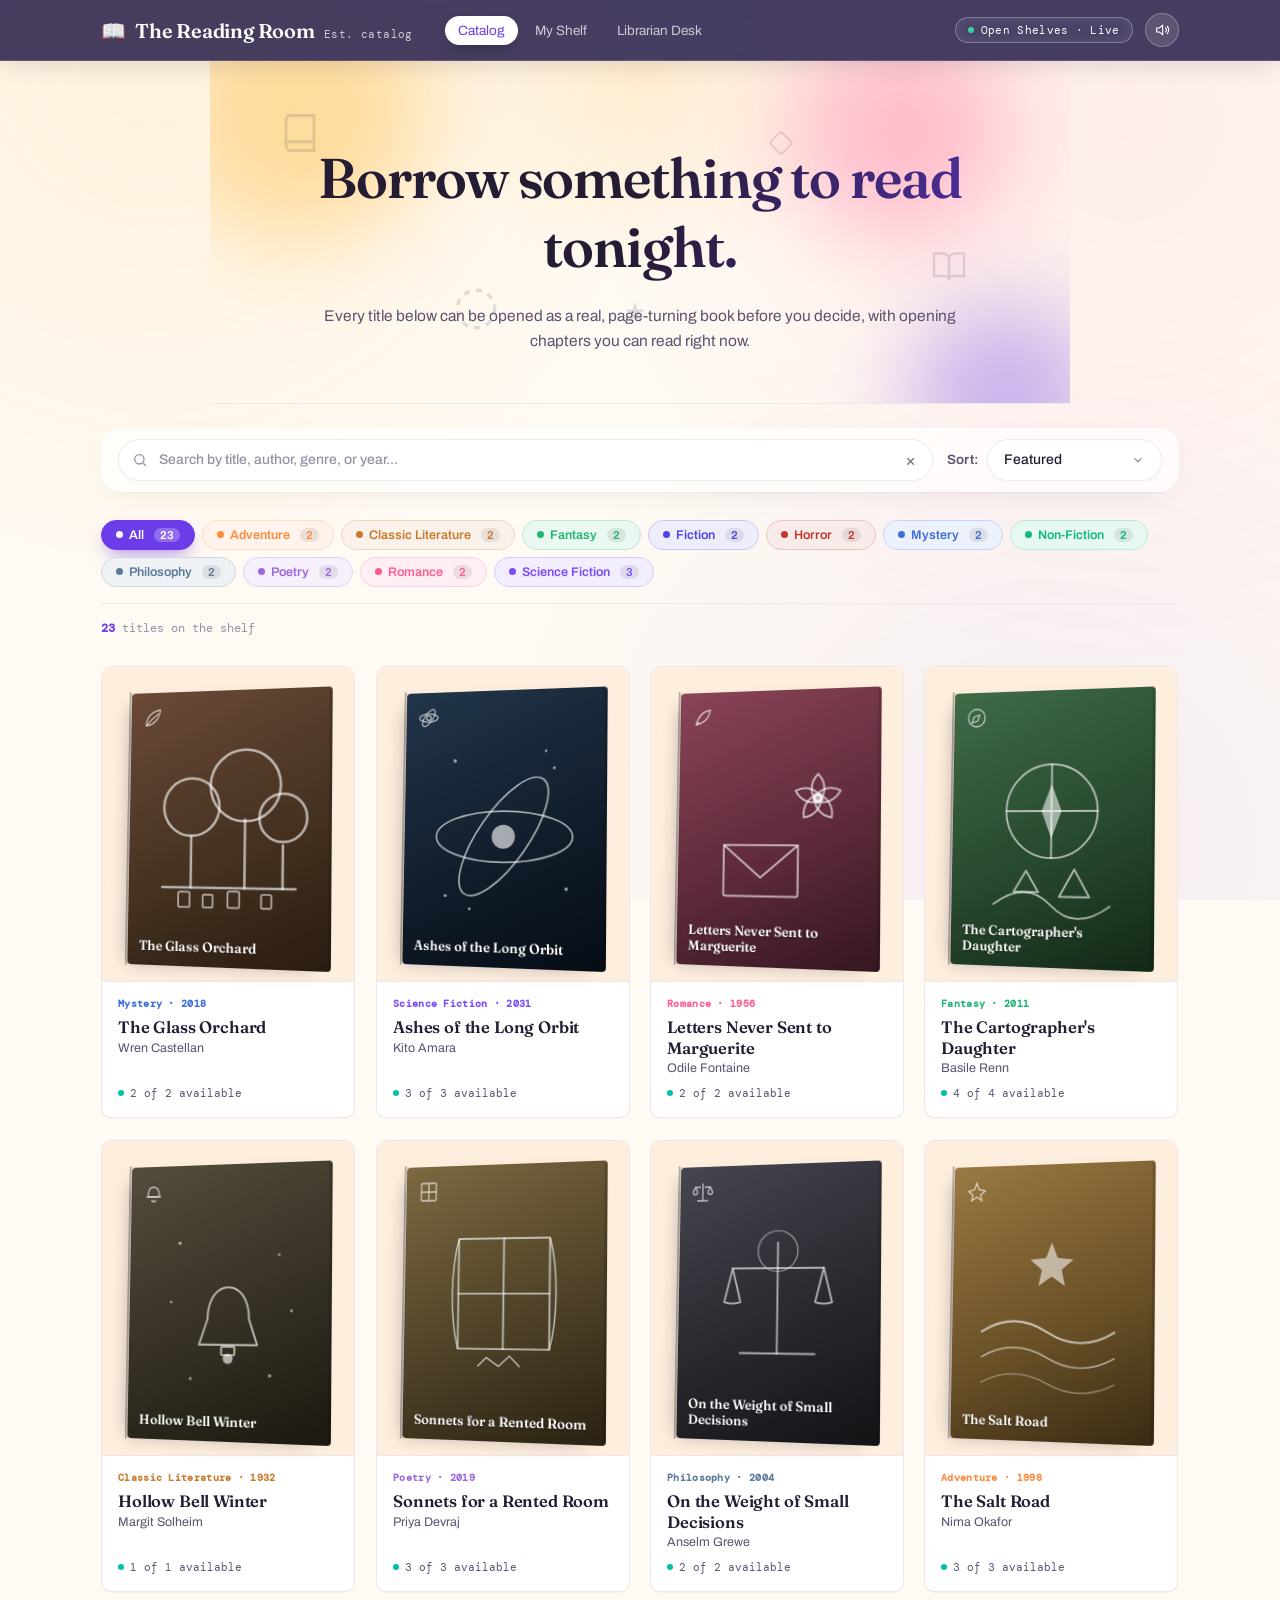
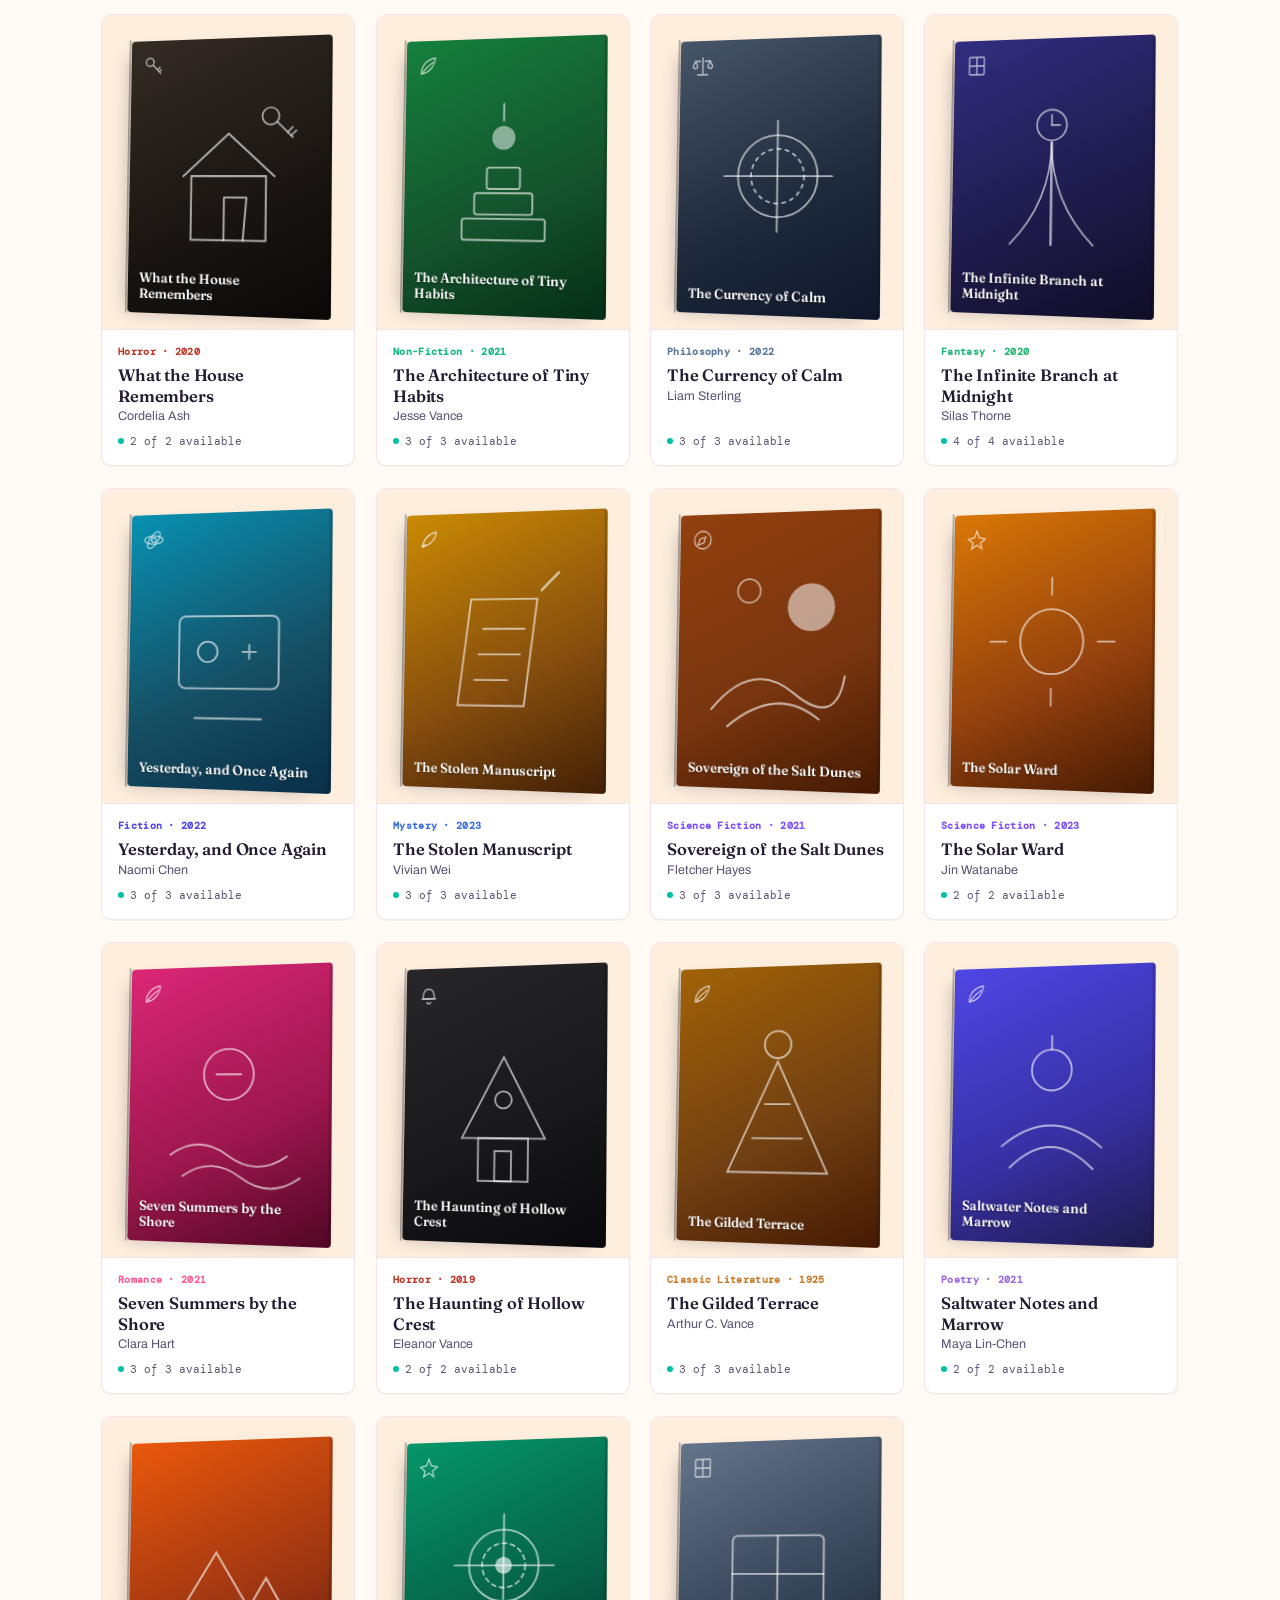
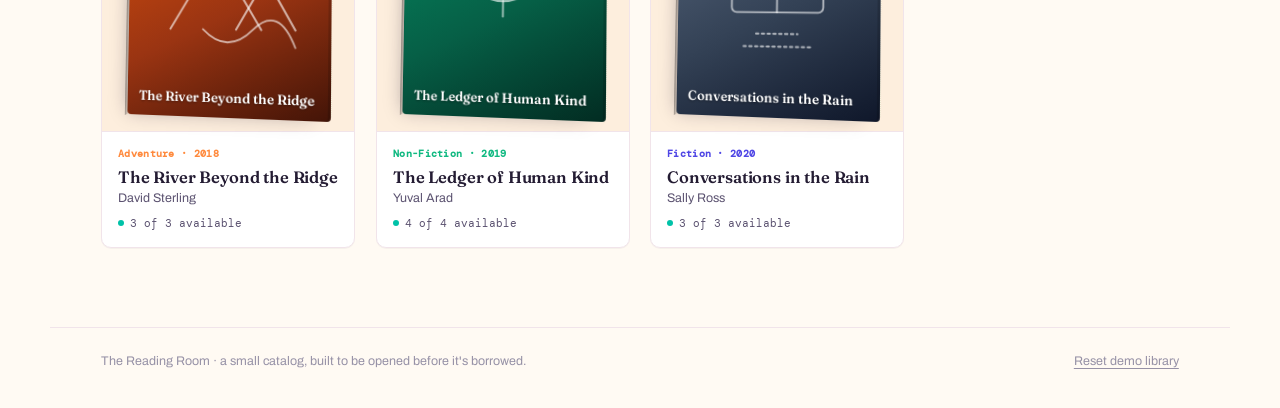
<file: index.html>
<!DOCTYPE html>
<html lang="en">
<head>
<meta charset="UTF-8">
<meta name="viewport" content="width=device-width, initial-scale=1.0">
<title>The Reading Room &middot; Catalog</title>
<meta name="description" content="Browse the catalog, preview any title in 3D, and borrow it with your name on the card.">
<link rel="preconnect" href="https://fonts.googleapis.com">
<link rel="preconnect" href="https://fonts.gstatic.com" crossorigin>
<link href="https://fonts.googleapis.com/css2?family=Fraunces:opsz,wght@9..144,400;9..144,600;9..144,700&family=Archivo:wght@400;500;600;700&family=DM+Mono:wght@400;500&display=swap" rel="stylesheet">
<link rel="stylesheet" href="css/style.css">
<link rel="stylesheet" href="css/book3d.css">
</head>
<body>

<header class="ledger-bar">
  <div class="ledger-inner">
    <a href="index.html" class="ledger-mark"><span class="mark-icon">&#128214;</span> The Reading Room <small>Est. catalog</small></a>
    <nav class="ledger-nav">
      <a href="index.html" class="on">Catalog</a>
      <a href="shelf.html">My Shelf <span class="count" id="navLoanCount">0</span></a>
      <a href="admin.html">Librarian Desk</a>
    </nav>
    <div class="ledger-actions">
      <span class="ledger-status-pill"><span class="pulse-dot"></span> Open Shelves &middot; Live</span>
      <button class="sound-toggle" id="soundToggle" aria-label="Toggle sound"></button>
    </div>
  </div>
</header>

<main class="wrap">
  <section class="hero">
    <div class="hero-floating-elements" aria-hidden="true">
      <svg class="float-elem fe-book1" viewBox="0 0 24 24" fill="none" stroke="currentColor" stroke-width="1.6"><path d="M4 19.5A2.5 2.5 0 0 1 6.5 17H20"/><path d="M6.5 2H20v20H6.5A2.5 2.5 0 0 1 4 19.5v-15A2.5 2.5 0 0 1 6.5 2z"/></svg>
      <svg class="float-elem fe-book2" viewBox="0 0 24 24" fill="none" stroke="currentColor" stroke-width="1.6"><path d="M2 3h6a4 4 0 0 1 4 4v14a3 3 0 0 0-3-3H2z"/><path d="M22 3h-6a4 4 0 0 0-4 4v14a3 3 0 0 1 3-3h7z"/></svg>
      <svg class="float-elem fe-circle1" viewBox="0 0 24 24" fill="none" stroke="currentColor" stroke-width="1.6" stroke-dasharray="3 3"><circle cx="12" cy="12" r="9"/></svg>
      <svg class="float-elem fe-geom1" viewBox="0 0 24 24" fill="none" stroke="currentColor" stroke-width="1.6"><rect x="5" y="5" width="14" height="14" rx="2" transform="rotate(45 12 12)"/></svg>
      <svg class="float-elem fe-sparkle" viewBox="0 0 24 24" fill="currentColor"><path d="M12 2l2.4 7.6H22l-6.2 4.5 2.4 7.6-6.2-4.5-6.2 4.5 2.4-7.6L2 9.6h7.6z"/></svg>
    </div>
    <span class="hero-blob b1"></span>
    <span class="hero-blob b2"></span>
    <span class="hero-blob b3"></span>
    <h1 id="heroTitle" data-page="catalog">Borrow something to read tonight.</h1>
    <p class="hero-quote-rotator" id="heroQuoteRotator" data-page="catalog">Every title below can be opened as a real, page-turning book before you decide, with opening chapters you can read right now.</p>
  </section>

  <div class="controls">
    <div class="controls-row">
      <div class="search-field">
        <svg viewBox="0 0 24 24" fill="none" stroke="currentColor" stroke-width="2"><circle cx="11" cy="11" r="7"/><path d="M21 21l-4.3-4.3"/></svg>
        <label for="searchInput" class="visually-hidden">Search the catalog by title, author or genre</label>
        <input id="searchInput" type="text" placeholder="Search by title, author, genre, or year..." autocomplete="off">
        <button type="button" class="search-clear-btn" id="clearSearch" aria-label="Clear search query" hidden>&times;</button>
      </div>
      <div class="sort-control">
        <label for="sortBtn" id="sortLabel">Sort:</label>
        <div class="custom-dropdown" id="sortDropdown">
          <button type="button" class="sort-trigger" id="sortBtn" aria-haspopup="listbox" aria-expanded="false" aria-labelledby="sortLabel sortCurrentLabel">
            <span class="sort-trigger-label" id="sortCurrentLabel">Featured</span>
            <svg class="sort-chevron" viewBox="0 0 24 24" fill="none" stroke="currentColor" stroke-width="2.2"><path d="M6 9l6 6 6-6"/></svg>
          </button>
          <ul class="sort-menu" role="listbox" aria-labelledby="sortLabel" tabindex="-1">
            <li class="sort-option selected" role="option" data-value="default" aria-selected="true">
              <span>Featured</span>
              <svg class="check-icon" viewBox="0 0 24 24" fill="none" stroke="currentColor" stroke-width="2.5"><polyline points="20 6 9 17 4 12"/></svg>
            </li>
            <li class="sort-option" role="option" data-value="title-asc" aria-selected="false">
              <span>Title (A &rarr; Z)</span>
              <svg class="check-icon" viewBox="0 0 24 24" fill="none" stroke="currentColor" stroke-width="2.5"><polyline points="20 6 9 17 4 12"/></svg>
            </li>
            <li class="sort-option" role="option" data-value="title-desc" aria-selected="false">
              <span>Title (Z &rarr; A)</span>
              <svg class="check-icon" viewBox="0 0 24 24" fill="none" stroke="currentColor" stroke-width="2.5"><polyline points="20 6 9 17 4 12"/></svg>
            </li>
            <li class="sort-option" role="option" data-value="year-desc" aria-selected="false">
              <span>Year (Newest)</span>
              <svg class="check-icon" viewBox="0 0 24 24" fill="none" stroke="currentColor" stroke-width="2.5"><polyline points="20 6 9 17 4 12"/></svg>
            </li>
            <li class="sort-option" role="option" data-value="year-asc" aria-selected="false">
              <span>Year (Oldest)</span>
              <svg class="check-icon" viewBox="0 0 24 24" fill="none" stroke="currentColor" stroke-width="2.5"><polyline points="20 6 9 17 4 12"/></svg>
            </li>
            <li class="sort-option" role="option" data-value="avail-first" aria-selected="false">
              <span>Available First</span>
              <svg class="check-icon" viewBox="0 0 24 24" fill="none" stroke="currentColor" stroke-width="2.5"><polyline points="20 6 9 17 4 12"/></svg>
            </li>
          </ul>
        </div>
        <select id="sortSelect" class="sr-only" aria-hidden="true" tabindex="-1">
          <option value="default">Featured</option>
          <option value="title-asc">Title (A &rarr; Z)</option>
          <option value="title-desc">Title (Z &rarr; A)</option>
          <option value="year-desc">Year (Newest)</option>
          <option value="year-asc">Year (Oldest)</option>
          <option value="avail-first">Available First</option>
        </select>
      </div>
    </div>
    <div class="chips" id="genreChips"></div>
  </div>

  <h2 class="visually-hidden">Catalog results</h2>
  <div class="shelf-meta" id="shelfMeta"></div>
  <div class="catalog-grid" id="catalogGrid"></div>
</main>

<footer class="site-footer">
  <span>The Reading Room &middot; a small catalog, built to be opened before it's borrowed.</span>
  <button class="link" id="resetLibrary">Reset demo library</button>
</footer>

<div id="toast-region"></div>

<script src="js/data.js"></script>
<script src="js/genre-colors.js"></script>
<script src="js/store.js"></script>
<script src="js/sound.js"></script>
<script src="js/toast.js"></script>
<script src="js/confetti.js"></script>
<script src="js/art.js"></script>
<script src="js/book3d.js"></script>
<script src="js/common.js"></script>
<script src="js/catalog.js"></script>
<script>
  document.getElementById("resetLibrary").addEventListener("click", () => {
    if (confirm("Clear all borrowed books and start fresh? This only affects this browser's demo data.")) {
      localStorage.removeItem("reading-room:loans");
      window.dispatchEvent(new CustomEvent("reading-room:loans-changed"));
      Toast.show("Demo library reset. Every copy is back on the shelf.");
    }
  });
</script>
</body>
</html>
</file>
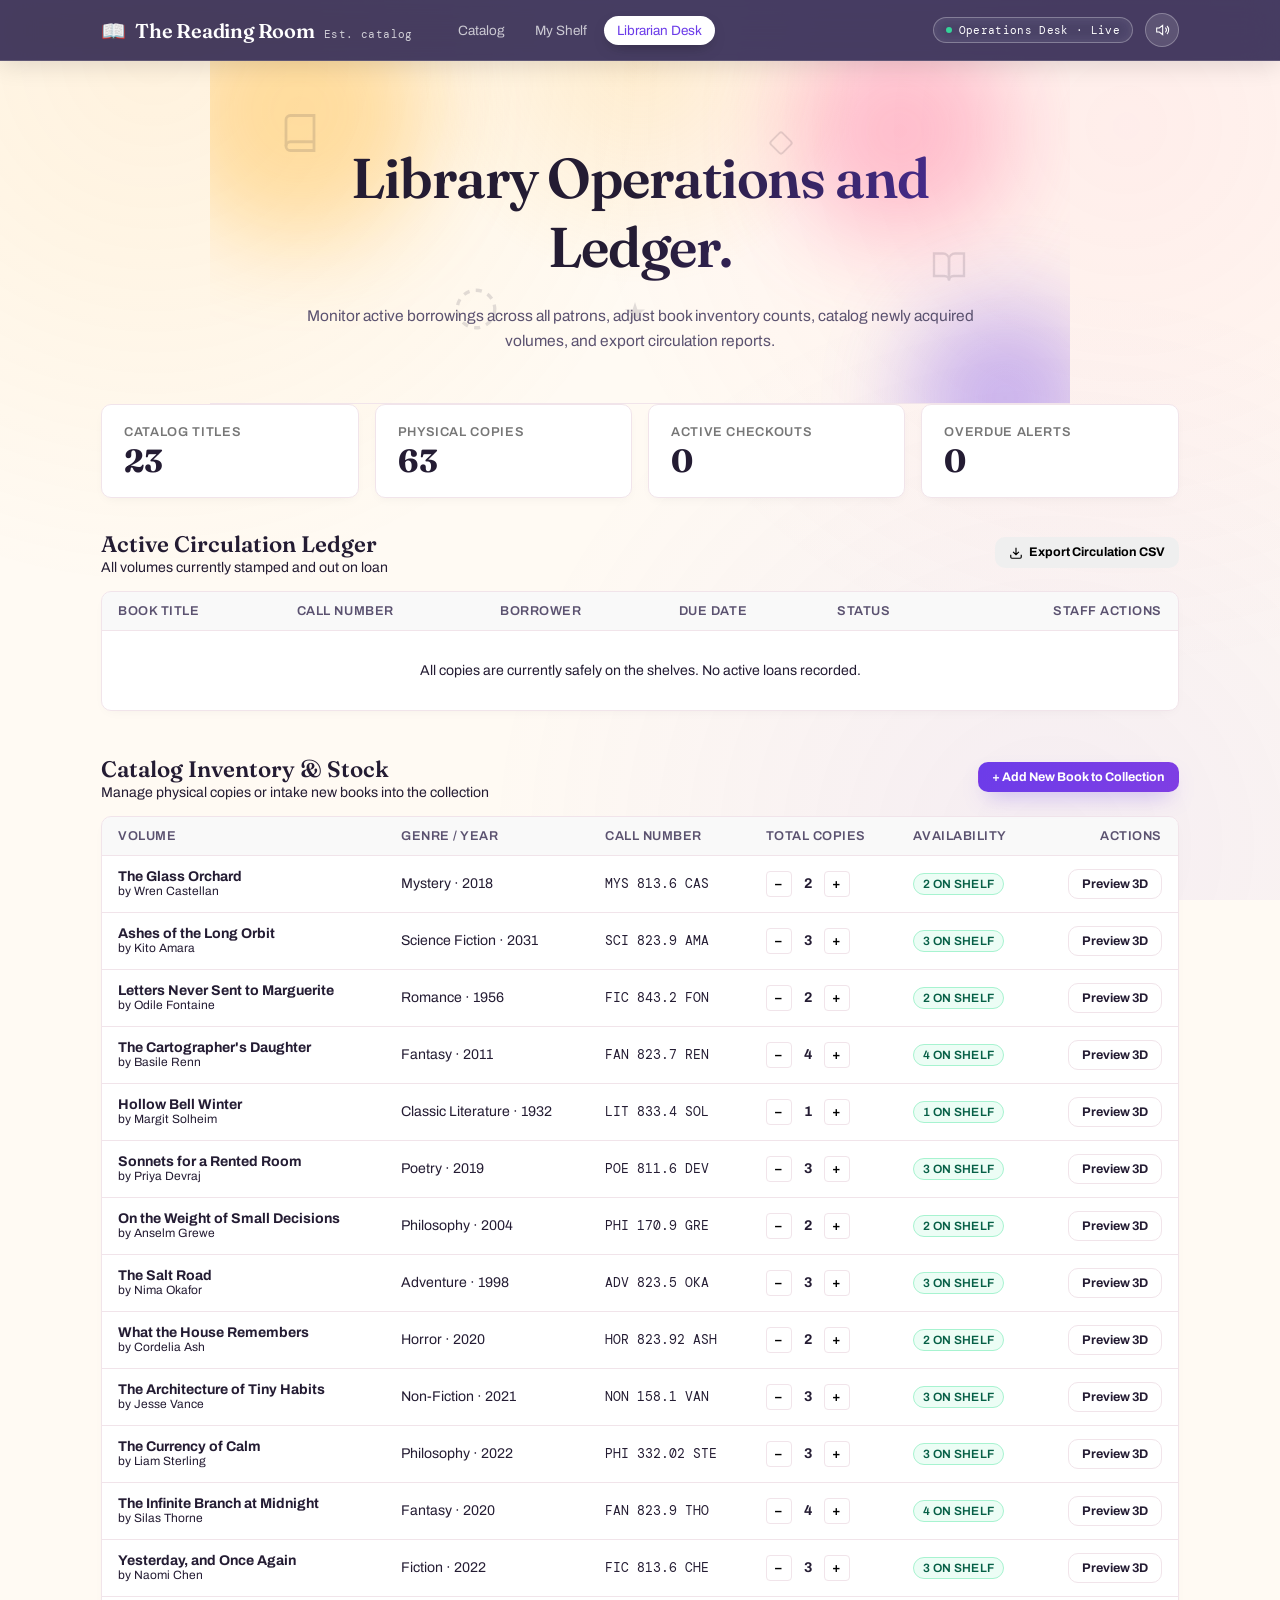
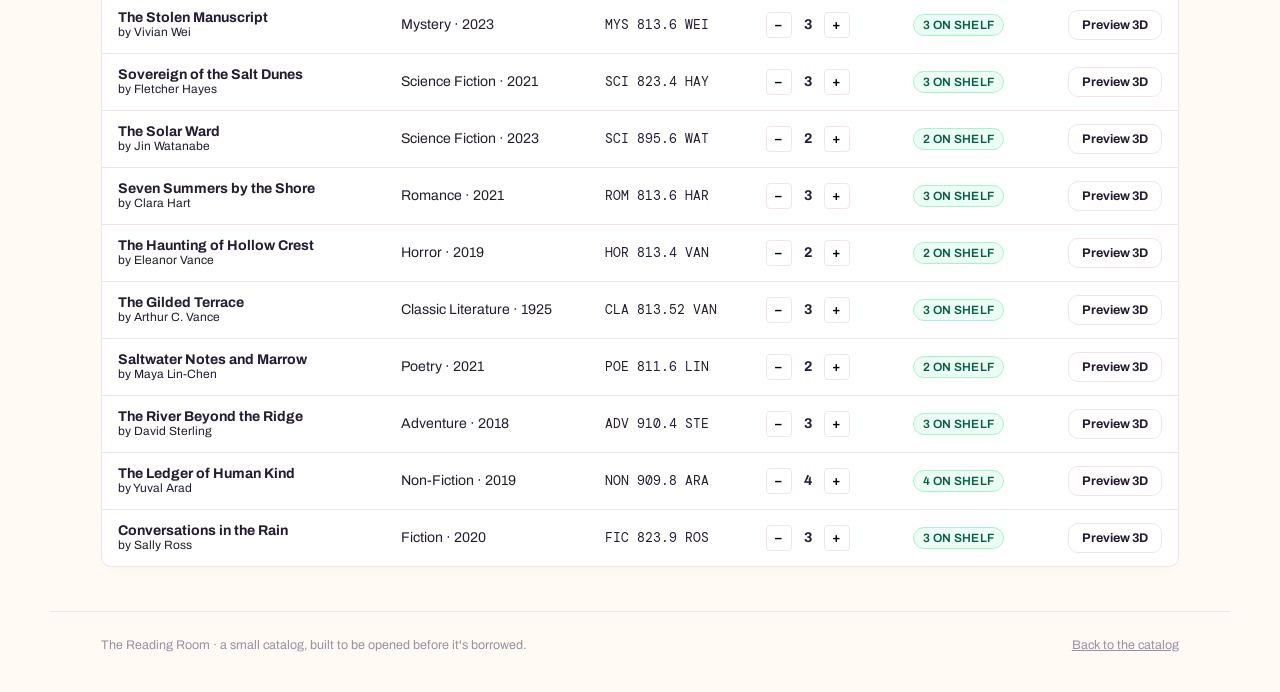
<file: admin.html>
<!DOCTYPE html>
<html lang="en">
<head>
<meta charset="UTF-8">
<meta name="viewport" content="width=device-width, initial-scale=1.0">
<title>The Reading Room &middot; Librarian Desk</title>
<meta name="description" content="Librarian management portal: circulation ledger, catalog intake, inventory management, and reports.">
<link rel="preconnect" href="https://fonts.googleapis.com">
<link rel="preconnect" href="https://fonts.gstatic.com" crossorigin>
<link href="https://fonts.googleapis.com/css2?family=Fraunces:opsz,wght@9..144,400;9..144,600;9..144,700&family=Archivo:wght@400;500;600;700&family=DM+Mono:wght@400;500&display=swap" rel="stylesheet">
<link rel="stylesheet" href="css/style.css">
<link rel="stylesheet" href="css/book3d.css">
</head>
<body>

<header class="ledger-bar">
  <div class="ledger-inner">
    <a href="index.html" class="ledger-mark"><span class="mark-icon">&#128214;</span> The Reading Room <small>Est. catalog</small></a>
    <nav class="ledger-nav">
      <a href="index.html">Catalog</a>
      <a href="shelf.html">My Shelf <span class="count" id="navLoanCount">0</span></a>
      <a href="admin.html" class="on">Librarian Desk</a>
    </nav>
    <div class="ledger-actions">
      <span class="ledger-status-pill"><span class="pulse-dot"></span> Operations Desk &middot; Live</span>
      <button class="sound-toggle" id="soundToggle" aria-label="Toggle sound"></button>
    </div>
  </div>
</header>

<main class="wrap">
  <section class="hero">
    <div class="hero-floating-elements" aria-hidden="true">
      <svg class="float-elem fe-book1" viewBox="0 0 24 24" fill="none" stroke="currentColor" stroke-width="1.6"><path d="M4 19.5A2.5 2.5 0 0 1 6.5 17H20"/><path d="M6.5 2H20v20H6.5A2.5 2.5 0 0 1 4 19.5v-15A2.5 2.5 0 0 1 6.5 2z"/></svg>
      <svg class="float-elem fe-book2" viewBox="0 0 24 24" fill="none" stroke="currentColor" stroke-width="1.6"><path d="M2 3h6a4 4 0 0 1 4 4v14a3 3 0 0 0-3-3H2z"/><path d="M22 3h-6a4 4 0 0 0-4 4v14a3 3 0 0 1 3-3h7z"/></svg>
      <svg class="float-elem fe-circle1" viewBox="0 0 24 24" fill="none" stroke="currentColor" stroke-width="1.6" stroke-dasharray="3 3"><circle cx="12" cy="12" r="9"/></svg>
      <svg class="float-elem fe-geom1" viewBox="0 0 24 24" fill="none" stroke="currentColor" stroke-width="1.6"><rect x="5" y="5" width="14" height="14" rx="2" transform="rotate(45 12 12)"/></svg>
      <svg class="float-elem fe-sparkle" viewBox="0 0 24 24" fill="currentColor"><path d="M12 2l2.4 7.6H22l-6.2 4.5 2.4 7.6-6.2-4.5-6.2 4.5 2.4-7.6L2 9.6h7.6z"/></svg>
    </div>
    <span class="hero-blob b1"></span>
    <span class="hero-blob b2"></span>
    <span class="hero-blob b3"></span>
    <h1 id="heroTitle" data-page="admin">Library Operations and Ledger.</h1>
    <p class="hero-quote-rotator" id="heroQuoteRotator" data-page="admin">Monitor active borrowings across all patrons, adjust book inventory counts, catalog newly acquired volumes, and export circulation reports.</p>
  </section>

  <!-- Metrics Grid -->
  <div class="admin-grid-stats">
    <div class="stat-card">
      <span class="sc-label">Catalog Titles</span>
      <span class="sc-val" id="statTitles">0</span>
    </div>
    <div class="stat-card">
      <span class="sc-label">Physical Copies</span>
      <span class="sc-val" id="statCopies">0</span>
    </div>
    <div class="stat-card">
      <span class="sc-label">Active Checkouts</span>
      <span class="sc-val" id="statLoans">0</span>
    </div>
    <div class="stat-card" id="statCardOverdue">
      <span class="sc-label">Overdue Alerts</span>
      <span class="sc-val" id="statOverdue">0</span>
    </div>
  </div>

  <!-- Section 1: Active Circulation Ledger -->
  <section class="admin-section" aria-labelledby="circulationHeading">
    <div class="admin-header-row">
      <div>
        <h2 id="circulationHeading">Active Circulation Ledger</h2>
        <span style="font-size:0.88rem;color:var(--ink-muted)">All volumes currently stamped and out on loan</span>
      </div>
      <div style="display:flex;gap:10px;align-items:center">
        <button type="button" class="btn btn-secondary btn-sm" id="btnExportCsv">
          <svg viewBox="0 0 24 24" width="14" height="14" fill="none" stroke="currentColor" stroke-width="2" style="vertical-align:middle;margin-right:4px"><path d="M21 15v4a2 2 0 0 1-2 2H5a2 2 0 0 1-2-2v-4M7 10l5 5 5-5M12 15V3"/></svg>
          Export Circulation CSV
        </button>
      </div>
    </div>

    <div class="table-wrap">
      <table class="admin-table">
        <thead>
          <tr>
            <th>Book Title</th>
            <th>Call Number</th>
            <th>Borrower</th>
            <th>Due Date</th>
            <th>Status</th>
            <th style="text-align:right">Staff Actions</th>
          </tr>
        </thead>
        <tbody id="circulationTableBody"></tbody>
      </table>
    </div>
  </section>

  <!-- Section 2: Catalog & Stock Management -->
  <section class="admin-section" aria-labelledby="inventoryHeading">
    <div class="admin-header-row">
      <div>
        <h2 id="inventoryHeading">Catalog Inventory &amp; Stock</h2>
        <span style="font-size:0.88rem;color:var(--ink-muted)">Manage physical copies or intake new books into the collection</span>
      </div>
      <div>
        <button type="button" class="btn btn-primary btn-sm" id="btnOpenIntake">
          + Add New Book to Collection
        </button>
      </div>
    </div>

    <div class="table-wrap">
      <table class="admin-table">
        <thead>
          <tr>
            <th>Volume</th>
            <th>Genre / Year</th>
            <th>Call Number</th>
            <th>Total Copies</th>
            <th>Availability</th>
            <th style="text-align:right">Actions</th>
          </tr>
        </thead>
        <tbody id="inventoryTableBody"></tbody>
      </table>
    </div>
  </section>
</main>

<!-- Book Intake Modal -->
<div class="intake-modal-backdrop" id="intakeModal" hidden role="dialog" aria-modal="true" aria-labelledby="intakeTitle">
  <div class="intake-card">
    <h2 id="intakeTitle">Catalog a New Book</h2>
    <p style="font-size:0.9rem;color:var(--ink-2);margin-top:0">Fill in the accession details to add this title to The Reading Room's live collection.</p>
    
    <form id="intakeForm">
      <div class="intake-grid">
        <div class="intake-field intake-full">
          <label for="newTitle">Book Title *</label>
          <input type="text" id="newTitle" required placeholder="e.g. The Quiet Archivist of Kyoto">
        </div>
        <div class="intake-field">
          <label for="newAuthor">Author *</label>
          <input type="text" id="newAuthor" required placeholder="e.g. Kenjiro Mori">
        </div>
        <div class="intake-field">
          <label for="newGenre">Genre *</label>
          <select id="newGenre" required>
            <option value="Fiction">Fiction</option>
            <option value="Mystery">Mystery</option>
            <option value="Science Fiction">Science Fiction</option>
            <option value="Poetry">Poetry</option>
            <option value="Philosophy">Philosophy</option>
            <option value="Romance">Romance</option>
            <option value="Horror">Horror</option>
            <option value="Non-Fiction">Non-Fiction</option>
          </select>
        </div>
        <div class="intake-field">
          <label for="newYear">Publication Year</label>
          <input type="number" id="newYear" value="2024">
        </div>
        <div class="intake-field">
          <label for="newCopies">Physical Copies</label>
          <input type="number" id="newCopies" value="3" min="1" max="20">
        </div>
        <div class="intake-field intake-full">
          <label for="newBlurb">Catalog Blurb (Short Description)</label>
          <textarea id="newBlurb" rows="2" placeholder="Brief premise of the story or work..."></textarea>
        </div>
        <div class="intake-field intake-full">
          <label for="newChapter">Chapter One Sample (Preview Reader Text)</label>
          <textarea id="newChapter" rows="4" placeholder="First paragraphs to display inside the 3D book preview..."></textarea>
        </div>
      </div>
      <div class="intake-actions">
        <button type="button" class="btn btn-secondary" id="btnCancelIntake">Cancel</button>
        <button type="submit" class="btn btn-primary" id="btnSaveBook">Accession &amp; Stamp Book</button>
      </div>
    </form>
  </div>
</div>

<footer class="site-footer">
  <span>The Reading Room &middot; a small catalog, built to be opened before it's borrowed.</span>
  <a href="index.html" class="link" style="text-decoration:underline">Back to the catalog</a>
</footer>

<div id="toast-region"></div>

<script src="js/data.js"></script>
<script src="js/genre-colors.js"></script>
<script src="js/store.js"></script>
<script src="js/sound.js"></script>
<script src="js/toast.js"></script>
<script src="js/confetti.js"></script>
<script src="js/art.js"></script>
<script src="js/book3d.js"></script>
<script src="js/common.js"></script>
<script src="js/admin.js"></script>
</body>
</html>
</file>
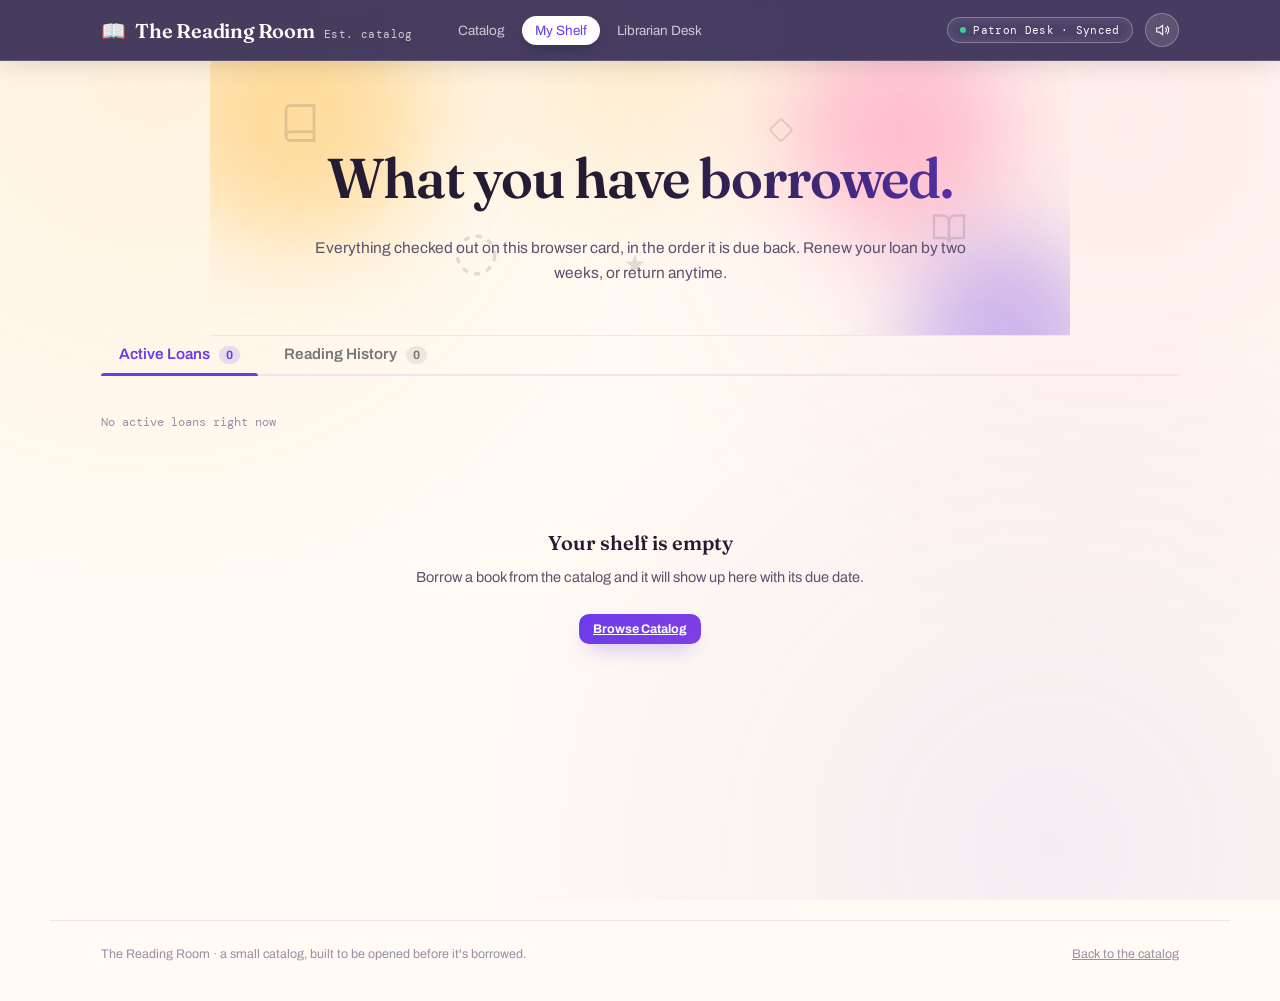
<file: shelf.html>
<!DOCTYPE html>
<html lang="en">
<head>
<meta charset="UTF-8">
<meta name="viewport" content="width=device-width, initial-scale=1.0">
<title>The Reading Room &middot; My Shelf</title>
<meta name="description" content="The books currently borrowed on this library card, with due dates and returns.">
<link rel="preconnect" href="https://fonts.googleapis.com">
<link rel="preconnect" href="https://fonts.gstatic.com" crossorigin>
<link href="https://fonts.googleapis.com/css2?family=Fraunces:opsz,wght@9..144,400;9..144,600;9..144,700&family=Archivo:wght@400;500;600;700&family=DM+Mono:wght@400;500&display=swap" rel="stylesheet">
<link rel="stylesheet" href="css/style.css">
<link rel="stylesheet" href="css/book3d.css">
</head>
<body>

<header class="ledger-bar">
  <div class="ledger-inner">
    <a href="index.html" class="ledger-mark"><span class="mark-icon">&#128214;</span> The Reading Room <small>Est. catalog</small></a>
    <nav class="ledger-nav">
      <a href="index.html">Catalog</a>
      <a href="shelf.html" class="on">My Shelf <span class="count" id="navLoanCount">0</span></a>
      <a href="admin.html">Librarian Desk</a>
    </nav>
    <div class="ledger-actions">
      <span class="ledger-status-pill"><span class="pulse-dot"></span> Patron Desk &middot; Synced</span>
      <button class="sound-toggle" id="soundToggle" aria-label="Toggle sound"></button>
    </div>
  </div>
</header>

<main class="wrap">
  <section class="hero">
    <div class="hero-floating-elements" aria-hidden="true">
      <svg class="float-elem fe-book1" viewBox="0 0 24 24" fill="none" stroke="currentColor" stroke-width="1.6"><path d="M4 19.5A2.5 2.5 0 0 1 6.5 17H20"/><path d="M6.5 2H20v20H6.5A2.5 2.5 0 0 1 4 19.5v-15A2.5 2.5 0 0 1 6.5 2z"/></svg>
      <svg class="float-elem fe-book2" viewBox="0 0 24 24" fill="none" stroke="currentColor" stroke-width="1.6"><path d="M2 3h6a4 4 0 0 1 4 4v14a3 3 0 0 0-3-3H2z"/><path d="M22 3h-6a4 4 0 0 0-4 4v14a3 3 0 0 1 3-3h7z"/></svg>
      <svg class="float-elem fe-circle1" viewBox="0 0 24 24" fill="none" stroke="currentColor" stroke-width="1.6" stroke-dasharray="3 3"><circle cx="12" cy="12" r="9"/></svg>
      <svg class="float-elem fe-geom1" viewBox="0 0 24 24" fill="none" stroke="currentColor" stroke-width="1.6"><rect x="5" y="5" width="14" height="14" rx="2" transform="rotate(45 12 12)"/></svg>
      <svg class="float-elem fe-sparkle" viewBox="0 0 24 24" fill="currentColor"><path d="M12 2l2.4 7.6H22l-6.2 4.5 2.4 7.6-6.2-4.5-6.2 4.5 2.4-7.6L2 9.6h7.6z"/></svg>
    </div>
    <span class="hero-blob b1"></span>
    <span class="hero-blob b2"></span>
    <span class="hero-blob b3"></span>
    <h1 id="heroTitle" data-page="shelf">What you have borrowed.</h1>
    <p class="hero-quote-rotator" id="heroQuoteRotator" data-page="shelf">Everything checked out on this browser card, in the order it is due back. Renew your loan by two weeks, or return anytime.</p>
  </section>

  <div class="shelf-tabs" role="tablist" aria-label="Shelf sections">
    <button type="button" class="shelf-tab-btn active" id="tabActiveLoans" role="tab" aria-selected="true" aria-controls="loanList">
      Active Loans <span class="tab-badge" id="badgeActiveCount">0</span>
    </button>
    <button type="button" class="shelf-tab-btn" id="tabReadingHistory" role="tab" aria-selected="false" aria-controls="historyList">
      Reading History <span class="tab-badge" id="badgeHistoryCount">0</span>
    </button>
  </div>

  <h2 class="visually-hidden">Your loans</h2>
  <div class="shelf-meta" id="shelfPageMeta"></div>
  <div class="loan-list" id="loanList" role="tabpanel" aria-labelledby="tabActiveLoans"></div>
  <div class="loan-list" id="historyList" role="tabpanel" aria-labelledby="tabReadingHistory" hidden></div>
</main>

<footer class="site-footer">
  <span>The Reading Room &middot; a small catalog, built to be opened before it's borrowed.</span>
  <a href="index.html" class="link" style="text-decoration:underline">Back to the catalog</a>
</footer>

<div id="toast-region"></div>

<script src="js/data.js"></script>
<script src="js/genre-colors.js"></script>
<script src="js/store.js"></script>
<script src="js/sound.js"></script>
<script src="js/toast.js"></script>
<script src="js/confetti.js"></script>
<script src="js/art.js"></script>
<script src="js/book3d.js"></script>
<script src="js/common.js"></script>
<script src="js/shelf.js"></script>
</body>
</html>
</file>
<file: css/style.css>
/* ============================================================
   The Reading Room: base styles
   A colorful, lively small library catalog: warm cream pages,
   a shifting violet-to-pink nav, genre-coded chips and cards,
   and a few playful touches (blobs, glow, confetti, counters).
   ============================================================ */

*, *::before, *::after { box-sizing: border-box; }

:root {
  --serif: "Fraunces", Georgia, "Times New Roman", serif;
  --sans: "Archivo", "Helvetica Neue", Arial, sans-serif;
  --mono: "DM Mono", ui-monospace, Menlo, Consolas, monospace;
  --ease: cubic-bezier(.22,.61,.36,1);
  --bounce: cubic-bezier(.34,1.56,.64,1);

  --paper: #FFFAF3;
  --paper-deep: #FDEEDD;
  --card: #FFFFFF;
  --line: #F1E4EA;
  --line-soft: #F8EEF1;

  --ink: #241C33;
  --ink-2: #5B5270;
  --ink-3: #9691A6;

  --green: #6C3CE9;
  --green-2: #5B2FD1;
  --green-ink: #FFFFFF;

  --brass: #FFB020;
  --brass-2: #FFCB66;
  --brass-text: #9A6412;
  --brass-ink: #3C2408;

  --clay: #FF5D73;
  --clay-2: #E64361;

  --pink: #FF5D8F;
  --teal: #00C2A8;

  --radius-card: 10px;
  --radius-pill: 999px;
  --shadow-card: 0 1px 0 rgba(36,28,51,.04);
  --shadow-lift: 0 22px 44px -18px rgba(108,60,233,.28);
  --pad: clamp(20px, 4vw, 56px);
}

html { scroll-behavior: smooth; }

body {
  margin: 0;
  background: var(--paper);
  color: var(--ink);
  font-family: var(--sans);
  -webkit-font-smoothing: antialiased;
  min-height: 100vh;
}

body.modal-open { overflow: hidden; }

a { color: inherit; }

button { font-family: var(--sans); }

::selection { background: var(--pink); color: #fff; }

/* subtle color wash so paper doesn't read as flat app-grey */
body::before {
  content: "";
  position: fixed;
  inset: 0;
  pointer-events: none;
  z-index: 0;
  background-image:
    radial-gradient(circle at 12% 6%, rgba(255,176,32,.10), transparent 38%),
    radial-gradient(circle at 88% 14%, rgba(255,93,143,.08), transparent 40%),
    radial-gradient(circle at 82% 94%, rgba(108,60,233,.07), transparent 42%);
}

/* ───────────────────────── nav ───────────────────────── */

.ledger-bar {
  position: sticky;
  top: 0;
  z-index: 40;
  background: rgba(30, 20, 68, 0.82);
  backdrop-filter: blur(16px) saturate(180%);
  -webkit-backdrop-filter: blur(16px) saturate(180%);
  border-bottom: 1px solid rgba(255, 255, 255, 0.14);
  color: var(--green-ink);
  box-shadow: 0 4px 24px rgba(0, 0, 0, 0.12);
}

.ledger-inner {
  max-width: 1180px;
  margin: 0 auto;
  padding: 13px var(--pad);
  display: flex;
  align-items: center;
  gap: 28px;
}

.ledger-mark {
  font-family: var(--serif);
  font-size: 20px;
  font-weight: 600;
  letter-spacing: -.01em;
  text-decoration: none;
  color: #ffffff;
  display: flex;
  align-items: baseline;
  gap: 9px;
  white-space: nowrap;
}

.ledger-mark .mark-icon {
  display: inline-block;
  transform-origin: 70% 90%;
  transition: transform .4s var(--bounce);
}
.ledger-mark:hover .mark-icon { transform: rotate(-18deg) scale(1.15); }

.ledger-mark small {
  font-family: var(--mono);
  font-size: 10.5px;
  font-weight: 400;
  color: rgba(255,255,255,.75);
  letter-spacing: .04em;
}

.ledger-nav {
  display: flex;
  gap: 4px;
  margin-left: 4px;
}

.ledger-nav a {
  font-size: 13.5px;
  text-decoration: none;
  color: rgba(255,255,255,.72);
  padding: 7px 13px;
  border-radius: var(--radius-pill);
  transition: .18s var(--bounce);
  position: relative;
}

.ledger-nav a:hover { color: #fff; background: rgba(255,255,255,.12); transform: translateY(-1px); }

.ledger-nav a.on {
  color: var(--green);
  background: #fff;
  box-shadow: 0 6px 16px -6px rgba(0,0,0,.35);
}

.ledger-nav .count {
  font-family: var(--mono);
  font-size: 10.5px;
  background: var(--brass);
  color: var(--brass-ink);
  border-radius: 99px;
  padding: 1px 6px;
  margin-left: 7px;
}

.ledger-actions {
  margin-left: auto;
  display: flex;
  align-items: center;
  gap: 12px;
}

.sound-toggle {
  width: 34px;
  height: 34px;
  display: grid;
  place-items: center;
  border-radius: 50%;
  border: 1px solid rgba(255,255,255,.28);
  background: rgba(255,255,255,.12);
  color: #fff;
  cursor: pointer;
  overflow: hidden;
  transition: .18s var(--bounce);
}
.sound-toggle:hover { border-color: #fff; background: rgba(255,255,255,.24); transform: scale(1.08) rotate(-6deg); }
.sound-toggle svg { width: 16px; height: 16px; flex-shrink: 0; }

.ledger-status-pill {
  font-family: var(--mono);
  font-size: 11px;
  letter-spacing: .03em;
  color: #fff;
  background: rgba(255, 255, 255, 0.16);
  border: 1px solid rgba(255, 255, 255, 0.28);
  backdrop-filter: blur(8px);
  -webkit-backdrop-filter: blur(8px);
  padding: 5px 12px;
  border-radius: var(--radius-pill);
  display: inline-flex;
  align-items: center;
  gap: 7px;
  white-space: nowrap;
}
.ledger-status-pill .pulse-dot {
  width: 6px;
  height: 6px;
  border-radius: 50%;
  background: #34d399;
  box-shadow: 0 0 0 0 rgba(52, 211, 153, 0.7);
  animation: pulseEmerald 2s ease-out infinite;
}
@keyframes pulseEmerald {
  0% { box-shadow: 0 0 0 0 rgba(52, 211, 153, 0.7); }
  70% { box-shadow: 0 0 0 7px rgba(52, 211, 153, 0); }
  100% { box-shadow: 0 0 0 0 rgba(52, 211, 153, 0); }
}

/* Apple-style Frosted Glass Audio Feedback Pop-up */
.sound-feedback-badge {
  position: fixed;
  top: 66px;
  right: 28px;
  z-index: 1000;
  font-family: var(--sans);
  font-size: 12.5px;
  font-weight: 600;
  letter-spacing: .01em;
  padding: 8px 18px;
  background: rgba(255, 255, 255, 0.88);
  color: var(--ink);
  border: 1px solid rgba(255, 255, 255, 0.7);
  backdrop-filter: blur(20px) saturate(180%);
  -webkit-backdrop-filter: blur(20px) saturate(180%);
  border-radius: var(--radius-pill);
  box-shadow: 0 12px 32px rgba(0, 0, 0, 0.12), 0 2px 6px rgba(0, 0, 0, 0.04);
  pointer-events: none;
  opacity: 0;
  transform: translateY(-8px) scale(0.95);
  transition: opacity 0.25s ease, transform 0.25s cubic-bezier(0.16, 1, 0.3, 1);
  display: flex;
  align-items: center;
  gap: 7px;
}
.sound-feedback-badge.show {
  opacity: 1;
  transform: translateY(0) scale(1);
}

/* Accessibility screen-reader only utility */
.sr-only, .visually-hidden {
  position: absolute !important;
  width: 1px !important;
  height: 1px !important;
  padding: 0 !important;
  margin: -1px !important;
  overflow: hidden !important;
  clip: rect(0, 0, 0, 0) !important;
  white-space: nowrap !important;
  border: 0 !important;
}

/* ───────────────────────── layout ───────────────────────── */

.wrap { max-width: 1180px; margin: 0 auto; padding: 0 var(--pad); position: relative; z-index: 1; }

.hero {
  position: relative;
  padding: clamp(48px, 6.5vw, 84px) var(--pad) clamp(32px, 4.5vw, 48px);
  display: flex;
  flex-direction: column;
  align-items: center;
  text-align: center;
  max-width: 860px;
  margin: 0 auto;
  border-bottom: 1px solid var(--line);
  overflow: hidden;
  isolation: isolate;
}

/* drifting color blobs, purely decorative */
.hero-blob {
  position: absolute;
  border-radius: 50%;
  filter: blur(46px);
  opacity: .35;
  z-index: -2;
  pointer-events: none;
  animation: blobDrift 15s ease-in-out infinite alternate;
}
.hero-blob.b1 { width: 260px; height: 260px; top: -80px; left: -40px; background: var(--brass); animation-duration: 17s; }
.hero-blob.b2 { width: 220px; height: 220px; top: -40px; right: 60px; background: var(--pink); animation-duration: 13s; animation-delay: -4s; }
.hero-blob.b3 { width: 190px; height: 190px; bottom: -90px; right: -30px; background: var(--green); animation-duration: 19s; animation-delay: -8s; }

@keyframes blobDrift {
  0% { transform: translate(0,0) scale(1); }
  50% { transform: translate(24px,-18px) scale(1.12); }
  100% { transform: translate(-16px,14px) scale(.96); }
}

/* cursor-follow glow, position set via --mx/--my JS custom properties */
.hero::after {
  content: "";
  position: absolute;
  inset: 0;
  z-index: -1;
  pointer-events: none;
  background: radial-gradient(320px circle at var(--mx, 50%) var(--my, 0%), rgba(255,176,32,.16), transparent 70%);
  transition: background-position .1s linear;
}

/* Ambient floating books & geometry drifting in hero background */
.hero-floating-elements {
  position: absolute;
  inset: 0;
  pointer-events: none;
  z-index: -1;
  overflow: hidden;
}

.float-elem {
  position: absolute;
  color: var(--ink);
  opacity: 0.13;
  will-change: transform;
}

.float-elem.fe-book1 {
  top: 15%;
  left: 8%;
  width: 42px;
  height: 42px;
  animation: floatDrift1 24s ease-in-out infinite alternate;
}

.float-elem.fe-book2 {
  top: 55%;
  right: 12%;
  width: 36px;
  height: 36px;
  animation: floatDrift2 28s ease-in-out infinite alternate;
}

.float-elem.fe-circle1 {
  bottom: 20%;
  left: 28%;
  width: 50px;
  height: 50px;
  animation: floatDrift3 22s ease-in-out infinite alternate;
}

.float-elem.fe-geom1 {
  top: 20%;
  right: 32%;
  width: 28px;
  height: 28px;
  animation: floatDrift2 20s ease-in-out infinite alternate-reverse;
}

.float-elem.fe-sparkle {
  top: 70%;
  left: 48%;
  width: 24px;
  height: 24px;
  animation: floatDrift1 18s ease-in-out infinite alternate-reverse;
}

@keyframes floatDrift1 {
  0% { transform: translate(0, 0) rotate(0deg) scale(1); }
  50% { transform: translate(25px, -20px) rotate(14deg) scale(1.08); }
  100% { transform: translate(-18px, 15px) rotate(-10deg) scale(0.96); }
}

@keyframes floatDrift2 {
  0% { transform: translate(0, 0) rotate(0deg) scale(1); }
  50% { transform: translate(-28px, 24px) rotate(-16deg) scale(1.1); }
  100% { transform: translate(20px, -16px) rotate(12deg) scale(0.95); }
}

@keyframes floatDrift3 {
  0% { transform: translate(0, 0) rotate(0deg) scale(0.95); }
  50% { transform: translate(18px, 22px) rotate(180deg) scale(1.06); }
  100% { transform: translate(-22px, -18px) rotate(360deg) scale(1); }
}

@media (prefers-reduced-motion: reduce) {
  .float-elem {
    animation: none !important;
    opacity: 0.07;
  }
}

.hero h1 {
  font-family: var(--serif);
  font-weight: 600;
  font-size: clamp(34px, 5vw, 56px);
  line-height: 1.22;
  letter-spacing: -.02em;
  margin: 0 0 16px;
  padding-bottom: 6px;
  max-width: 800px;
  background: linear-gradient(100deg, var(--ink) 25%, var(--green) 65%, var(--pink) 95%);
  background-size: 200% 100%;
  -webkit-background-clip: text;
  background-clip: text;
  color: transparent;
  animation: heroShine 8s ease-in-out infinite;
  transition: opacity 0.35s ease, transform 0.35s ease;
}

.hero h1.fade-out {
  opacity: 0;
  transform: translateY(-6px);
}

@keyframes heroShine {
  0%, 100% { background-position: 0% 50%; }
  50% { background-position: 100% 50%; }
}

.hero p {
  font-size: 15.5px;
  line-height: 1.65;
  color: var(--ink-2);
  margin: 0;
}

.hero-quote-rotator {
  font-family: var(--sans);
  font-size: clamp(15px, 2vw, 17px);
  line-height: 1.65;
  color: var(--ink-2);
  max-width: 680px;
  margin: 0 auto;
  text-align: center;
  transition: opacity 0.3s ease, transform 0.3s ease;
  min-height: 52px;
}
.hero-quote-rotator.fade-out {
  opacity: 0;
  transform: translateY(-4px);
}

@media (max-width: 760px) {
  .hero { padding: 40px 16px 28px; }
}

/* ───────────────────────── controls row ───────────────────────── */

.controls {
  display: flex;
  flex-direction: column;
  gap: 16px;
  padding: 24px 0 16px;
  border-bottom: 1px solid var(--line);
}

.controls-row {
  display: flex;
  align-items: center;
  justify-content: space-between;
  gap: 16px;
  width: 100%;
  flex-wrap: wrap;
  background: rgba(255, 255, 255, 0.72);
  backdrop-filter: blur(16px) saturate(180%);
  -webkit-backdrop-filter: blur(16px) saturate(180%);
  border: 1px solid rgba(255, 255, 255, 0.65);
  border-radius: 20px;
  padding: 10px 16px;
  box-shadow: 0 8px 30px -10px rgba(28, 22, 50, 0.08), 0 1px 2px rgba(0, 0, 0, 0.04);
}

.search-field {
  position: relative;
  flex: 1 1 320px;
  min-width: 240px;
}

.search-field input {
  width: 100%;
  height: 42px;
  padding: 0 38px 0 40px;
  border: 1.5px solid rgba(0, 0, 0, 0.08);
  background: rgba(255, 255, 255, 0.88);
  border-radius: var(--radius-pill);
  font-family: var(--sans);
  font-size: 14px;
  font-weight: 500;
  color: var(--ink);
  outline: none;
  transition: all .2s cubic-bezier(0.16, 1, 0.3, 1);
  box-shadow: 0 2px 5px rgba(0, 0, 0, 0.02);
}
.search-field input:focus {
  background: #ffffff;
  border-color: var(--green);
  box-shadow: 0 0 0 4px rgba(108, 60, 233, 0.16);
  transform: translateY(-1px);
}
.search-field input::placeholder { color: var(--ink-3); }

.search-field svg {
  position: absolute;
  left: 14px;
  top: 50%;
  transform: translateY(-50%);
  width: 16px;
  height: 16px;
  color: var(--ink-3);
  pointer-events: none;
}

.search-clear-btn {
  position: absolute;
  right: 11px;
  top: 50%;
  transform: translateY(-50%);
  width: 22px;
  height: 22px;
  border-radius: 50%;
  border: none;
  background: rgba(0, 0, 0, 0.06);
  color: var(--ink-2);
  font-size: 15px;
  line-height: 1;
  display: flex;
  align-items: center;
  justify-content: center;
  cursor: pointer;
  transition: all .15s ease;
}
.search-clear-btn:hover {
  background: rgba(0, 0, 0, 0.12);
  color: var(--ink);
}

.sort-control {
  position: relative;
  display: inline-flex;
  align-items: center;
  gap: 10px;
}

.sort-control label {
  font-family: var(--sans);
  font-size: 13.5px;
  font-weight: 600;
  color: var(--ink-2);
  letter-spacing: .01em;
  white-space: nowrap;
}

.custom-dropdown {
  position: relative;
  display: inline-block;
}

.sort-trigger {
  display: inline-flex;
  align-items: center;
  justify-content: space-between;
  gap: 12px;
  height: 42px;
  padding: 0 16px;
  min-width: 175px;
  border: 1.5px solid rgba(0, 0, 0, 0.08);
  background: rgba(255, 255, 255, 0.88);
  backdrop-filter: blur(14px) saturate(180%);
  -webkit-backdrop-filter: blur(14px) saturate(180%);
  border-radius: var(--radius-pill);
  font-family: var(--sans);
  font-size: 14px;
  font-weight: 500;
  color: var(--ink);
  cursor: pointer;
  outline: none;
  transition: all .2s cubic-bezier(0.16, 1, 0.3, 1);
  box-shadow: 0 2px 5px rgba(0, 0, 0, 0.02);
  user-select: none;
}

.sort-trigger:hover {
  background: #ffffff;
  border-color: var(--green);
  box-shadow: 0 4px 12px rgba(108, 60, 233, 0.12);
  transform: translateY(-1px);
}

.custom-dropdown.open .sort-trigger,
.sort-trigger:focus-visible {
  background: #ffffff;
  border-color: var(--green);
  box-shadow: 0 0 0 4px rgba(108, 60, 233, 0.16);
  transform: translateY(-1px);
}

.sort-current {
  font-size: 14px;
  font-weight: 500;
  color: var(--ink);
  white-space: nowrap;
}

.sort-chevron {
  width: 14px;
  height: 14px;
  color: var(--ink-3);
  transition: transform 0.22s cubic-bezier(0.16, 1, 0.3, 1), color 0.15s ease;
  flex-shrink: 0;
}

.sort-trigger:hover .sort-chevron,
.custom-dropdown.open .sort-chevron {
  color: var(--green);
}

.custom-dropdown.open .sort-chevron {
  transform: rotate(180deg);
}

.sort-menu {
  position: absolute;
  top: calc(100% + 8px);
  right: 0;
  min-width: 195px;
  width: max-content;
  max-width: 280px;
  background: rgba(255, 255, 255, 0.94);
  backdrop-filter: blur(24px) saturate(180%);
  -webkit-backdrop-filter: blur(24px) saturate(180%);
  border: 1px solid rgba(0, 0, 0, 0.08);
  border-radius: 16px;
  box-shadow: 0 16px 38px -6px rgba(28, 22, 50, 0.18), 0 4px 12px rgba(0, 0, 0, 0.04);
  padding: 6px;
  margin: 0;
  list-style: none;
  z-index: 150;
  opacity: 0;
  visibility: hidden;
  transform: translateY(-6px) scale(0.96);
  transform-origin: top right;
  pointer-events: none;
  transition: opacity 0.18s ease, transform 0.18s cubic-bezier(0.16, 1, 0.3, 1), visibility 0.18s;
}

.custom-dropdown.open .sort-menu {
  opacity: 1;
  visibility: visible;
  transform: translateY(0) scale(1);
  pointer-events: auto;
}

.sort-option {
  display: flex;
  align-items: center;
  justify-content: space-between;
  gap: 12px;
  padding: 9px 12px;
  border-radius: 10px;
  font-family: var(--sans);
  font-size: 13.5px;
  font-weight: 500;
  color: var(--ink);
  cursor: pointer;
  user-select: none;
  transition: background 0.12s ease, color 0.12s ease;
}

.sort-option:hover {
  background: rgba(108, 60, 233, 0.08);
  color: var(--green);
}

.sort-option.selected {
  background: rgba(108, 60, 233, 0.1);
  color: var(--green);
  font-weight: 600;
}

.check-icon {
  width: 14px;
  height: 14px;
  color: var(--green);
  opacity: 0;
  transform: scale(0.65);
  transition: opacity 0.15s ease, transform 0.15s cubic-bezier(0.16, 1, 0.3, 1);
  flex-shrink: 0;
}

.sort-option.selected .check-icon {
  opacity: 1;
  transform: scale(1);
}

/* Fallback native select styling */
.sort-select {
  appearance: none;
  -webkit-appearance: none;
  -moz-appearance: none;
  height: 42px;
  padding: 0 38px 0 16px;
  border: 1.5px solid rgba(0, 0, 0, 0.08);
  background: rgba(255, 255, 255, 0.88);
  border-radius: var(--radius-pill);
  font-family: var(--sans);
  font-size: 13.5px;
  font-weight: 600;
  color: var(--ink);
}

@media (max-width: 640px) {
  .controls-row {
    flex-direction: column;
    align-items: stretch;
    gap: 12px;
    padding: 12px 14px;
  }
  .search-field {
    width: 100%;
    min-width: unset;
  }
  .sort-control {
    width: 100%;
    justify-content: space-between;
  }
  .custom-dropdown {
    flex: 1;
  }
  .sort-trigger {
    width: 100%;
  }
  .sort-menu {
    left: 0;
    right: 0;
    width: 100%;
    max-width: 100%;
    transform-origin: top center;
  }
}

.chips {
  display: flex;
  gap: 7px;
  flex-wrap: wrap;
}

.chip {
  --chip-color: var(--green);
  font-family: var(--sans);
  font-size: 12.5px;
  font-weight: 600;
  color: var(--chip-color);
  background: color-mix(in srgb, var(--chip-color) 10%, white);
  border: 1.5px solid color-mix(in srgb, var(--chip-color) 30%, white);
  padding: 7px 14px;
  border-radius: var(--radius-pill);
  cursor: pointer;
  transition: .18s var(--bounce);
  white-space: nowrap;
  display: inline-flex;
  align-items: center;
  gap: 6px;
}
.chip .chip-dot { width: 7px; height: 7px; border-radius: 50%; background: var(--chip-color); flex: none; }
.chip:hover { transform: translateY(-2px) scale(1.03); box-shadow: 0 8px 16px -8px color-mix(in srgb, var(--chip-color) 60%, transparent); }
.chip.on {
  background: var(--chip-color);
  border-color: var(--chip-color);
  color: #fff;
  box-shadow: 0 8px 18px -6px color-mix(in srgb, var(--chip-color) 65%, transparent);
}
.chip.on .chip-dot { background: #fff; }

/* ───────────────────────── catalog grid ───────────────────────── */

.shelf-meta {
  padding: 16px 0 4px;
  font-family: var(--mono);
  font-size: 12px;
  color: var(--ink-3);
}
.shelf-meta .stat-num { color: var(--green); font-weight: 700; }

.catalog-grid {
  display: grid;
  grid-template-columns: repeat(auto-fill, minmax(210px, 1fr));
  gap: 22px 20px;
  padding: 26px 0 80px;
}

.book-card {
  --accent: var(--green);
  background: var(--card);
  border: 1.5px solid var(--line);
  border-radius: var(--radius-card);
  cursor: pointer;
  display: flex;
  flex-direction: column;
  overflow: hidden;
  box-shadow: var(--shadow-card);
  transition: transform .32s var(--bounce), box-shadow .32s var(--ease), border-color .2s var(--ease);
  opacity: 0;
  transform: translateY(18px) scale(.94) rotate(-1deg);
  animation: cardIn .55s var(--bounce) forwards;
}

@keyframes cardIn { to { opacity: 1; transform: translateY(0) scale(1) rotate(0); } }

.book-card:hover {
  transform: translateY(-7px) scale(1.025) rotate(-.6deg);
  box-shadow: 0 26px 40px -18px color-mix(in srgb, var(--accent) 45%, transparent);
  border-color: color-mix(in srgb, var(--accent) 35%, white);
}

.book-card:active { transform: translateY(-3px) scale(1.005); }

.book-card:focus-visible {
  outline: 2px solid var(--accent);
  outline-offset: 2px;
}

.mini-cover-wrap {
  padding: 22px 22px 14px;
  perspective: 900px;
  background: var(--paper-deep);
  border-bottom: 1px solid var(--line);
}

.mini-cover {
  width: 100%;
  aspect-ratio: 3/4;
  border-radius: 4px;
  position: relative;
  transform-style: preserve-3d;
  transform: rotateY(-14deg) rotateX(3deg);
  transition: transform .5s var(--bounce);
  box-shadow:
    -10px 6px 18px -10px rgba(36,28,51,.35),
    -3px 0 0 rgba(0,0,0,.15) inset;
}

.book-card:hover .mini-cover { transform: rotateY(-26deg) rotateX(5deg) translateY(-3px); }

.mini-cover .face {
  position: absolute;
  inset: 0;
  border-radius: 2px;
  display: flex;
  align-items: flex-end;
  padding: 12px;
  z-index: 2;
}

.mini-cover .cover-art-svg {
  position: absolute;
  inset: 10%;
  width: 80%;
  height: 80%;
  color: rgba(255,255,255,.62);
  z-index: 0;
  pointer-events: none;
}

.mini-cover .spine-edge {
  position: absolute;
  left: 0; top: 0; bottom: 0;
  width: 10px;
  background: linear-gradient(90deg, rgba(0,0,0,.35), transparent);
  transform: translateX(-9px) rotateY(90deg);
  transform-origin: right;
}

.mini-cover .pages-edge {
  position: absolute;
  right: -7px; top: 4px; bottom: 4px;
  width: 7px;
  background: repeating-linear-gradient(#FBF6E8, #FBF6E8 1px, #E7DEC4 1px, #E7DEC4 2px);
  transform: rotateY(90deg);
  transform-origin: left;
  border-radius: 0 1px 1px 0;
}

.mini-cover .title {
  font-family: var(--serif);
  color: #fff;
  font-size: 13.5px;
  line-height: 1.2;
  font-weight: 600;
  text-shadow: 0 1px 3px rgba(0,0,0,.4);
}

.mini-cover .emblem {
  position: absolute;
  top: 14px; left: 12px;
  width: 24px; height: 24px;
  opacity: .85;
  color: rgba(255,255,255,.8);
  z-index: 2;
}

.book-info { padding: 15px 16px 17px; display: flex; flex-direction: column; gap: 3px; flex: 1; }

.book-info .genre-tag {
  font-family: var(--mono);
  font-size: 10px;
  color: var(--accent);
  font-weight: 700;
  letter-spacing: .03em;
  margin-bottom: 4px;
}

.book-info h3 {
  font-family: var(--serif);
  font-size: 16.5px;
  font-weight: 600;
  margin: 0;
  line-height: 1.25;
  letter-spacing: -.01em;
}

.book-info .author {
  font-size: 12.5px;
  color: var(--ink-2);
  margin-bottom: 8px;
}

.book-info .avail {
  margin-top: auto;
  font-family: var(--mono);
  font-size: 11px;
  display: flex;
  align-items: center;
  gap: 6px;
  color: var(--ink-2);
}

.avail .dot { width: 6px; height: 6px; border-radius: 50%; background: var(--teal); flex: none; }
.avail.out .dot { background: var(--clay); }
.avail.out { color: var(--clay); }

.empty-state {
  padding: 70px 20px;
  text-align: center;
  color: var(--ink-2);
  font-size: 14.5px;
  grid-column: 1 / -1;
}
.empty-state strong { display: block; font-family: var(--serif); font-size: 20px; color: var(--ink); margin-bottom: 6px; font-weight: 600; }

/* ───────────────────────── shelf page (loans) ───────────────────────── */

.loan-list {
  display: flex;
  flex-direction: column;
  gap: 14px;
  padding: 26px 0 90px;
}

.loan-card {
  --accent: var(--green);
  display: grid;
  grid-template-columns: 76px 1fr auto;
  gap: 18px;
  align-items: center;
  background: var(--card);
  border: 1.5px solid var(--line);
  border-radius: var(--radius-card);
  padding: 16px 18px;
  transition: opacity .3s var(--ease), transform .3s var(--bounce), box-shadow .3s var(--ease);
  opacity: 0;
  transform: translateY(10px);
  animation: cardIn .5s var(--bounce) forwards;
}
.loan-card:hover { box-shadow: 0 18px 32px -20px color-mix(in srgb, var(--accent) 45%, transparent); }

.loan-card.leaving { opacity: 0; transform: translateX(10px) scale(.98); animation: none; }

.loan-cover {
  width: 76px;
  height: 100px;
  border-radius: 4px;
  flex: none;
  position: relative;
  display: flex;
  align-items: flex-end;
  padding: 6px;
  box-shadow: 0 6px 14px -8px rgba(36,28,51,.5);
  overflow: hidden;
}
.loan-cover span { position: relative; z-index: 2; font-family: var(--serif); color: #fff; font-size: 10.5px; font-weight: 600; line-height: 1.15; text-shadow: 0 1px 2px rgba(0,0,0,.4); }
.loan-cover .cover-art-svg { position: absolute; inset: 6%; width: 88%; height: 88%; color: rgba(255,255,255,.55); z-index: 0; pointer-events: none; }

.loan-body h3 { font-family: var(--serif); font-size: 17px; margin: 0 0 2px; font-weight: 600; }
.loan-body .author { font-size: 12.5px; color: var(--ink-2); margin-bottom: 8px; }

.loan-tags { display: flex; gap: 8px; flex-wrap: wrap; align-items: center; }

.due-tag {
  font-family: var(--mono);
  font-size: 11px;
  padding: 3px 9px;
  border-radius: var(--radius-pill);
  background: var(--paper-deep);
  color: var(--ink-2);
  border: 1px solid var(--line);
}
.due-tag.soon { background: #FFF1D6; color: #9A6412; border-color: #FFDFA0; }
.due-tag.over { background: #FFE3E7; color: var(--clay-2); border-color: #FFC3CC; }

.borrower-tag {
  font-size: 11.5px;
  color: var(--ink-3);
  font-family: var(--mono);
}

.loan-actions { display: flex; flex-direction: column; gap: 8px; align-items: flex-end; }

@media (max-width: 640px) {
  .loan-card { grid-template-columns: 60px 1fr; }
  .loan-actions { grid-column: 1 / -1; flex-direction: row; justify-content: flex-end; }
}

/* ───────────────────────── buttons ───────────────────────── */

.btn {
  font-family: var(--sans);
  font-size: 13.5px;
  font-weight: 700;
  padding: 10px 18px;
  border-radius: var(--radius-card);
  border: 1px solid transparent;
  cursor: pointer;
  transition: transform .16s var(--bounce), box-shadow .2s var(--ease), background .2s var(--ease);
  white-space: nowrap;
}
.btn:active { transform: scale(.96); }

.btn-primary {
  background: linear-gradient(120deg, var(--green), #8A3FE0);
  background-size: 160% 160%;
  color: var(--green-ink);
  box-shadow: 0 10px 22px -10px rgba(108,60,233,.55);
}
.btn-primary:hover { background-position: 100% 0; box-shadow: 0 14px 26px -10px rgba(108,60,233,.65); transform: translateY(-1px); }
.btn-primary:disabled { background: var(--ink-3); cursor: not-allowed; opacity: .6; box-shadow: none; }

.btn-outline { background: transparent; color: var(--ink); border-color: var(--line); }
.btn-outline:hover { border-color: var(--green); color: var(--green); }

.btn-clay { background: linear-gradient(120deg, var(--clay), var(--pink)); color: #fff; box-shadow: 0 10px 20px -10px rgba(255,93,115,.55); }
.btn-clay:hover { transform: translateY(-1px); box-shadow: 0 14px 24px -10px rgba(255,93,115,.6); }

.btn-ghost { background: transparent; color: var(--ink-2); border: none; text-decoration: underline; text-underline-offset: 3px; padding: 6px 2px; }

.btn-sm { padding: 7px 13px; font-size: 12.5px; }

/* ───────────────────────── toast ───────────────────────── */

#toast-region {
  position: fixed;
  bottom: 22px;
  left: 50%;
  transform: translateX(-50%);
  z-index: 200;
  display: flex;
  flex-direction: column;
  gap: 8px;
  align-items: center;
  pointer-events: none;
}

.toast {
  font-family: var(--sans);
  font-size: 13.5px;
  font-weight: 600;
  background: var(--ink);
  color: #fff;
  padding: 11px 18px;
  border-radius: var(--radius-pill);
  box-shadow: 0 14px 34px -8px rgba(36,28,51,.5);
  display: flex;
  align-items: center;
  gap: 9px;
  animation: toastIn .45s var(--bounce) forwards;
}
.toast.leave { animation: toastOut .3s var(--ease) forwards; }
.toast .dot { width: 6px; height: 6px; border-radius: 50%; background: var(--teal); flex: none; }

@keyframes toastIn { from { opacity: 0; transform: translateY(14px) scale(.9); } to { opacity: 1; transform: translateY(0) scale(1); } }
@keyframes toastOut { to { opacity: 0; transform: translateY(6px) scale(.95); } }

/* ───────────────────────── confetti ───────────────────────── */

.confetti-piece {
  position: fixed;
  z-index: 300;
  border-radius: 2px;
  pointer-events: none;
  will-change: transform, opacity;
}

/* ───────────────────────── footer ───────────────────────── */

.site-footer {
  border-top: 1px solid var(--line);
  padding: 26px var(--pad) 40px;
  max-width: 1180px;
  margin: 0 auto;
  display: flex;
  justify-content: space-between;
  gap: 16px;
  flex-wrap: wrap;
  font-size: 12.5px;
  color: var(--ink-3);
  position: relative;
  z-index: 1;
}
.site-footer button.link {
  background: none; border: none; padding: 0; color: var(--ink-3);
  text-decoration: underline; text-underline-offset: 3px; cursor: pointer; font-size: 12.5px; font-family: var(--sans);
}
.site-footer button.link:hover { color: var(--green); }

/* ───────────────────────── controls enhancement (sort & clear) ───────────────────────── */

.search-field { position: relative; }
.search-clear-btn {
  position: absolute; right: 12px; top: 50%; transform: translateY(-50%);
  background: none; border: none; font-size: 18px; line-height: 1;
  color: var(--ink-muted, #777); cursor: pointer; padding: 4px 6px;
  border-radius: 4px; transition: color .2s var(--ease);
}
.search-clear-btn:hover { color: var(--ink); }

.controls-row {
  display: flex; gap: 14px; align-items: center; justify-content: space-between; flex-wrap: wrap; margin-bottom: 12px;
}
.sort-control {
  display: flex; align-items: center; gap: 8px; font-size: 0.9rem; color: var(--ink-2);
}
.sort-select {
  background: var(--card); border: 1.5px solid var(--line); border-radius: var(--radius-pill);
  padding: 6px 14px; font-size: 0.85rem; font-family: var(--sans); color: var(--ink);
  cursor: pointer; outline: none; transition: border-color .2s;
}
.sort-select:focus { border-color: var(--green); }

.chip-count {
  display: inline-block; font-size: 0.72rem; padding: 1px 6px; border-radius: 10px;
  background: rgba(0,0,0,0.08); margin-left: 4px; font-weight: 600; vertical-align: middle;
}
.chip.on .chip-count { background: rgba(255,255,255,0.25); color: #fff; }

/* ───────────────────────── shelf tabs & reading history ───────────────────────── */

.shelf-tabs {
  display: flex; gap: 8px; border-bottom: 2px solid var(--line); margin-bottom: 22px;
}
.shelf-tab-btn {
  background: none; border: none; padding: 10px 18px; font-family: var(--sans); font-size: 0.95rem;
  font-weight: 600; color: var(--ink-muted, #777); cursor: pointer; position: relative;
  transition: color .2s;
}
.shelf-tab-btn:hover { color: var(--ink); }
.shelf-tab-btn.active { color: var(--green); }
.shelf-tab-btn.active::after {
  content: ""; position: absolute; bottom: -2px; left: 0; right: 0; height: 3px; background: var(--green);
  border-radius: 3px 3px 0 0;
}
.tab-badge {
  display: inline-block; font-size: 0.75rem; padding: 2px 7px; border-radius: 10px;
  background: rgba(0,0,0,0.07); margin-left: 6px; font-weight: 700;
}
.shelf-tab-btn.active .tab-badge { background: color-mix(in srgb, var(--green) 15%, transparent); color: var(--green); }

.star-rating { display: inline-flex; gap: 4px; align-items: center; cursor: pointer; }
.star-rating .star {
  font-size: 1.2rem; color: #ccc; transition: color .15s, transform .15s;
}
.star-rating .star.filled { color: #f59e0b; }
.star-rating .star:hover { transform: scale(1.2); }

/* ───────────────────────── librarian desk / admin ───────────────────────── */

.admin-grid-stats {
  display: grid; grid-template-columns: repeat(auto-fit, minmax(210px, 1fr)); gap: 16px; margin-bottom: 32px;
}
.stat-card {
  background: var(--card); border: 1.5px solid var(--line); border-radius: var(--radius-card);
  padding: 20px 22px; display: flex; flex-direction: column; gap: 6px;
  box-shadow: 0 4px 12px -4px rgba(0,0,0,0.05);
}
.stat-card .sc-label { font-size: 0.8rem; text-transform: uppercase; letter-spacing: 0.05em; color: var(--ink-muted, #777); font-weight: 600; }
.stat-card .sc-val { font-family: var(--serif); font-size: 2rem; font-weight: 700; color: var(--ink); line-height: 1; }
.stat-card.alert { border-color: #fca5a5; background: #fef2f2; }
.stat-card.alert .sc-val { color: #b91c1c; }

.admin-section { margin-bottom: 44px; }
.admin-header-row {
  display: flex; justify-content: space-between; align-items: center; flex-wrap: wrap; gap: 12px; margin-bottom: 16px;
}
.admin-header-row h2 { font-family: var(--serif); font-size: 1.4rem; margin: 0; font-weight: 600; }

.table-wrap {
  overflow-x: auto; background: var(--card); border: 1.5px solid var(--line);
  border-radius: var(--radius-card); box-shadow: 0 4px 14px -6px rgba(0,0,0,0.06);
}
.admin-table {
  width: 100%; border-collapse: collapse; text-align: left; font-size: 0.88rem;
}
.admin-table th {
  background: rgba(0,0,0,0.025); border-bottom: 1.5px solid var(--line); padding: 12px 16px;
  font-weight: 600; color: var(--ink-2); font-size: 0.8rem; text-transform: uppercase; letter-spacing: 0.04em;
}
.admin-table td {
  padding: 13px 16px; border-bottom: 1px solid var(--line); vertical-align: middle;
}
.admin-table tr:last-child td { border-bottom: none; }
.admin-table tr:hover td { background: rgba(0,0,0,0.015); }

.status-pill {
  display: inline-flex; align-items: center; gap: 6px; padding: 3px 9px; border-radius: var(--radius-pill);
  font-size: 0.75rem; font-weight: 600; text-transform: uppercase; letter-spacing: 0.03em;
}
.status-pill.active { background: #ecfdf5; color: #065f46; border: 1px solid #a7f3d0; }
.status-pill.soon { background: #fffbeb; color: #92400e; border: 1px solid #fde68a; }
.status-pill.overdue { background: #fef2f2; color: #991b1b; border: 1px solid #fecaca; }

.stock-stepper { display: inline-flex; align-items: center; gap: 6px; }
.stock-btn {
  width: 26px; height: 26px; border-radius: 4px; border: 1px solid var(--line); background: var(--card);
  cursor: pointer; display: flex; align-items: center; justify-content: center; font-weight: 700;
  transition: all .15s;
}
.stock-btn:hover { background: var(--line); }

/* Modal drawer for Intake */
.intake-modal-backdrop {
  position: fixed; inset: 0; background: rgba(15, 12, 28, 0.72);
  backdrop-filter: blur(14px) saturate(160%);
  -webkit-backdrop-filter: blur(14px) saturate(160%);
  z-index: 1050; display: flex; align-items: center; justify-content: center; padding: 20px;
}
.intake-modal-backdrop[hidden] { display: none !important; }
.intake-card {
  background: var(--card, #fff); border-radius: 12px; width: 100%; max-width: 580px; max-height: 90vh;
  overflow-y: auto; padding: 28px; box-shadow: 0 20px 40px -10px rgba(0,0,0,0.3); border: 1px solid var(--line);
}
.intake-card h2 { font-family: var(--serif); font-size: 1.45rem; margin-top: 0; margin-bottom: 6px; }
.intake-grid { display: grid; grid-template-columns: 1fr 1fr; gap: 14px; margin-top: 18px; }
.intake-full { grid-column: 1 / -1; }
.intake-field label { display: block; font-size: 0.8rem; font-weight: 600; text-transform: uppercase; color: var(--ink-2); margin-bottom: 5px; }
.intake-field input, .intake-field select, .intake-field textarea {
  width: 100%; padding: 8px 12px; border: 1.5px solid var(--line); border-radius: 6px;
  font-family: var(--sans); font-size: 0.9rem; background: #fff; color: var(--ink); box-sizing: border-box;
}
.intake-field input:focus, .intake-field select:focus, .intake-field textarea:focus {
  border-color: var(--green); outline: none;
}
.intake-actions { display: flex; justify-content: flex-end; gap: 10px; margin-top: 24px; }

/* ───────────────────────── misc ───────────────────────── */

.visually-hidden {
  position: absolute; width: 1px; height: 1px; overflow: hidden;
  clip: rect(0 0 0 0); white-space: nowrap;
}

@media (prefers-reduced-motion: reduce) {
  *, *::before, *::after { animation-duration: .001ms !important; transition-duration: .001ms !important; }
}
</file>
<file: css/book3d.css>
/* ============================================================
   The Reading Room: the 3D book preview & borrowing card
   ============================================================ */

/* ───────────────────────── modal shell ───────────────────────── */

.book-modal {
  position: fixed;
  inset: 0;
  z-index: 150;
  display: none;
}
.book-modal.show { display: block; }

.book-modal-backdrop {
  position: absolute;
  inset: 0;
  background: rgba(15, 12, 28, 0.72);
  backdrop-filter: blur(14px) saturate(160%);
  -webkit-backdrop-filter: blur(14px) saturate(160%);
  opacity: 0;
  transition: opacity .3s var(--ease);
}
.book-modal.show .book-modal-backdrop { opacity: 1; }

.book-modal-scroll {
  position: relative;
  height: 100%;
  overflow-y: auto;
  padding: clamp(16px, 4vh, 56px) var(--pad);
  display: flex;
  justify-content: center;
}

.book-modal-panel {
  position: relative;
  background: var(--paper);
  border-radius: 14px;
  width: min(980px, 100%);
  height: fit-content;
  min-height: min(600px, 82vh);
  box-shadow: 0 40px 90px -20px rgba(10,8,5,.55);
  display: grid;
  grid-template-columns: 1.35fr 1fr;
  overflow: hidden;
  opacity: 0;
  transform: scale(.9) translateY(24px);
  transition: opacity .38s var(--ease), transform .42s var(--bounce);
}
.book-modal.show .book-modal-panel { opacity: 1; transform: none; }

@media (max-width: 820px) {
  .book-modal-panel { grid-template-columns: 1fr; }
}

.modal-close {
  position: absolute;
  top: 14px;
  right: 14px;
  z-index: 20;
  width: 32px;
  height: 32px;
  border-radius: 50%;
  border: 1px solid var(--line);
  background: var(--card);
  color: var(--ink-2);
  cursor: pointer;
  font-size: 16px;
  line-height: 1;
  display: grid;
  place-items: center;
  transition: .15s var(--ease);
}
.modal-close:hover { background: var(--ink); color: var(--paper); border-color: var(--ink); }

/* ───────────────────────── stage (left column) ───────────────────────── */

.book-stage {
  background:
    radial-gradient(ellipse at 50% 20%, rgba(255,255,255,.5), transparent 60%),
    var(--paper-deep);
  border-right: 1px solid var(--line);
  display: flex;
  flex-direction: column;
  align-items: center;
  justify-content: center;
  padding: clamp(28px, 4vw, 46px) clamp(20px, 3vw, 36px);
  gap: 22px;
  min-height: 480px;
}

.reading-progress {
  font-family: var(--mono);
  font-size: 11px;
  color: var(--ink-3);
  letter-spacing: .02em;
}

/* ── closed book (cuboid) ── */

.book-closed {
  position: relative;
  perspective: 1800px;
  width: 100%;
  display: flex;
  justify-content: center;
  animation: idleBob 3.4s ease-in-out infinite;
}

@keyframes idleBob {
  0%, 100% { transform: translateY(0); }
  50% { transform: translateY(-7px); }
}

.book-closed::before {
  content: "";
  position: absolute;
  bottom: 6%;
  left: 50%;
  width: 55%;
  height: 22px;
  transform: translateX(-50%);
  background: radial-gradient(ellipse, rgba(108,60,233,.28), transparent 70%);
  animation: glowPulse 3.4s ease-in-out infinite;
  z-index: -1;
}

@keyframes glowPulse {
  0%, 100% { opacity: .55; transform: translateX(-50%) scale(1); }
  50% { opacity: .9; transform: translateX(-50%) scale(1.15); }
}

.cover3d {
  width: min(250px, 62vw);
  aspect-ratio: 3 / 4.15;
  position: relative;
  transform-style: preserve-3d;
  transform: rotateY(-26deg) rotateX(2deg);
  transition: transform .5s var(--ease), opacity .45s var(--ease);
  cursor: pointer;
}
.cover3d:hover { transform: rotateY(-32deg) rotateX(2deg) translateY(-3px); }
.cover3d:focus-visible { outline: 2px solid var(--brass); outline-offset: 6px; }

.cover3d .front-face {
  position: absolute; inset: 0;
  border-radius: 2px 4px 4px 2px;
  box-shadow: -16px 14px 34px -16px rgba(20,15,8,.5);
  display: flex;
  flex-direction: column;
  justify-content: space-between;
  padding: 20px 18px;
  overflow: hidden;
}
.cover3d .front-face::after {
  content: "";
  position: absolute; inset: 0;
  background: linear-gradient(115deg, rgba(255,255,255,.14), transparent 40%);
  pointer-events: none;
  z-index: 1;
}

.cover3d .cover-art-slot {
  position: absolute;
  inset: 12%;
  z-index: 0;
  pointer-events: none;
}
.cover3d .cover-art-slot svg { width: 100%; height: 100%; color: rgba(255,255,255,.5); }

.cover3d .emblem { width: 30px; height: 30px; color: rgba(255,255,255,.8); position: relative; z-index: 2; }

.cover3d .cover-title {
  font-family: var(--serif);
  color: #fff;
  font-size: 19px;
  line-height: 1.16;
  font-weight: 600;
  text-shadow: 0 1px 4px rgba(0,0,0,.35);
}
.cover3d .cover-author {
  font-family: var(--mono);
  color: rgba(255,255,255,.75);
  font-size: 10.5px;
  letter-spacing: .04em;
  margin-top: 8px;
}

.cover3d .spine-edge {
  position: absolute; left: 0; top: 0; bottom: 0; width: 16px;
  background: linear-gradient(90deg, rgba(0,0,0,.4), rgba(0,0,0,.05));
  transform: translateX(-15px) rotateY(90deg);
  transform-origin: right;
  border-radius: 2px 0 0 2px;
}
.cover3d .pages-edge {
  position: absolute; right: -9px; top: 5px; bottom: 5px; width: 9px;
  background: repeating-linear-gradient(#FBF6E8, #FBF6E8 1px, #E4DAB9 1px, #E4DAB9 2px);
  transform: rotateY(90deg);
  transform-origin: left;
  border-radius: 0 1px 1px 0;
}

.book-closed.opening .cover3d { animation: swingOpen .55s var(--ease) forwards; }
@keyframes swingOpen {
  0% { transform: rotateY(-26deg) rotateX(2deg); }
  60% { transform: rotateY(-110deg) rotateX(2deg); }
  100% { transform: rotateY(-70deg) rotateX(2deg); opacity: 0; }
}

.open-hint {
  font-family: var(--mono);
  font-size: 11px;
  color: var(--ink-3);
  text-align: center;
}

/* ── open reader (page turning) ── */

.book-reader { display: none; width: 100%; flex-direction: column; align-items: center; gap: 18px; }
.book-reader.show { display: flex; animation: readerIn .5s var(--ease); }
@keyframes readerIn { from { opacity: 0; transform: translateY(8px) scale(.98); } to { opacity: 1; transform: none; } }

.spread {
  perspective: 2600px;
  display: flex;
  width: min(480px, 100%);
  aspect-ratio: 8/5;
  border-radius: 3px;
  box-shadow: 0 22px 50px -20px rgba(20,15,8,.5);
}

.spread { overflow: visible; }

.page-col {
  width: 50%;
  position: relative;
  background: #FBF6E8;
}
.page-col.left { border-radius: 3px 0 0 3px; box-shadow: inset -8px 0 16px -12px rgba(0,0,0,.28); overflow: hidden; }
.page-col.right { border-radius: 0 3px 3px 0; box-shadow: inset 8px 0 16px -12px rgba(0,0,0,.22); transform-style: preserve-3d; }

.leaf {
  position: absolute; inset: 0;
  transform-style: preserve-3d;
  transform-origin: left center;
  transform: rotateY(0deg);
  transition: transform .7s cubic-bezier(.45,.05,.2,1);
}
.leaf.flipped { transform: rotateY(-180deg); }

.leaf-face {
  position: absolute; inset: 0;
  backface-visibility: hidden;
  background: #FBF6E8;
  padding: clamp(16px, 3vw, 26px) clamp(14px, 2.6vw, 22px);
  overflow: hidden;
  display: flex;
  flex-direction: column;
  border-radius: 2px;
}
.leaf-face.back { transform: rotateY(180deg); }
.leaf-face::before {
  content: "";
  position: absolute; inset: 0;
  background: linear-gradient(90deg, rgba(0,0,0,.06), transparent 10%);
  pointer-events: none;
}
.leaf-face.back::before { background: linear-gradient(270deg, rgba(0,0,0,.06), transparent 10%); }

.static-plate {
  position: absolute; inset: 0;
  background: #F6F0DC;
  z-index: 0;
  padding: clamp(16px, 3vw, 26px) clamp(14px, 2.6vw, 22px);
  display: flex;
  flex-direction: column;
  justify-content: center;
  align-items: center;
  text-align: center;
  overflow: hidden;
  border-radius: 2px;
}

.page-text {
  font-family: var(--serif);
  font-size: 12.5px;
  line-height: 1.62;
  color: var(--ink);
  white-space: pre-wrap;
  overflow-y: auto;
  flex: 1;
  min-height: 0;
}
.page-text::first-letter {
  font-size: 2.3em;
  font-weight: 600;
  line-height: .8;
  float: left;
  padding: 2px 5px 0 0;
  color: var(--brass);
}
.page-text.no-dropcap::first-letter { all: unset; }

.page-heading {
  font-family: var(--mono);
  font-size: 10px;
  letter-spacing: .06em;
  color: var(--ink-3);
  margin-bottom: 10px;
}

.title-plate {
  font-family: var(--serif);
}
.title-plate .tp-title { font-size: 21px; font-weight: 600; line-height: 1.15; margin-bottom: 8px; }
.title-plate .tp-author { font-family: var(--mono); font-size: 11px; color: var(--ink-2); margin-bottom: 18px; }
.title-plate .tp-rule { width: 34px; height: 2px; background: var(--brass); margin: 0 auto 18px; }
.title-plate .tp-edition { font-size: 11px; color: var(--ink-3); font-style: italic; }

.exlibris {
  border: 1px solid var(--line);
  padding: 16px;
  width: 84%;
}
.exlibris .el-mark { font-family: var(--mono); font-size: 9.5px; letter-spacing: .1em; color: var(--brass-text); margin-bottom: 10px; }
.exlibris .el-name-line { border-bottom: 1px solid var(--ink-3); height: 20px; margin: 14px auto; width: 70%; }
.exlibris p { font-family: var(--serif); font-style: italic; font-size: 12px; color: var(--ink-2); margin: 0; }

.due-card {
  border: 1px solid var(--ink-3);
  width: 90%;
  font-family: var(--mono);
}
.due-card .dc-head { font-size: 10px; letter-spacing: .04em; color: var(--ink-2); border-bottom: 1px solid var(--ink-3); padding-bottom: 6px; margin-bottom: 8px; }
.due-card table { width: 100%; border-collapse: collapse; font-size: 10.5px; }
.due-card td { padding: 5px 2px; border-bottom: 1px dotted var(--line); color: var(--ink-3); }
.due-card td.stamped { color: var(--clay); font-weight: 600; }

.end-plate .ep-label { font-family: var(--mono); font-size: 11px; color: var(--ink-3); letter-spacing: .04em; margin-bottom: 8px; }
.end-plate p { font-family: var(--serif); font-size: 14px; color: var(--ink-2); max-width: 22ch; }

.reader-controls {
  display: flex;
  align-items: center;
  gap: 16px;
}
.reader-controls button {
  width: 34px; height: 34px;
  border-radius: 50%;
  border: 1px solid var(--line);
  background: var(--card);
  color: var(--ink);
  cursor: pointer;
  display: grid;
  place-items: center;
  transition: .15s var(--ease);
}
.reader-controls button:hover:not(:disabled) { border-color: var(--brass); color: var(--brass); }
.reader-controls button:disabled { opacity: .35; cursor: not-allowed; }
.reader-controls button svg { width: 15px; height: 15px; }

.close-book-btn {
  font-family: var(--mono);
  font-size: 11px;
  color: var(--ink-3);
  background: none;
  border: none;
  text-decoration: underline;
  text-underline-offset: 3px;
  cursor: pointer;
}
.close-book-btn:hover { color: var(--ink-2); }

/* ───────────────────────── info panel (right column) ───────────────────────── */

.book-panel {
  --accent: var(--green);
  padding: clamp(26px, 3.4vw, 40px) clamp(24px, 3vw, 36px);
  display: flex;
  flex-direction: column;
  overflow-y: auto;
}

.book-panel .genre-tag {
  font-family: var(--mono);
  font-size: 11px;
  font-weight: 700;
  color: var(--accent);
  letter-spacing: .03em;
  margin-bottom: 8px;
}

.book-panel #bmBorrowBtn {
  background: linear-gradient(120deg, var(--accent), color-mix(in srgb, var(--accent) 60%, #7C4DFF));
}

.book-panel h2 {
  font-family: var(--serif);
  font-size: clamp(22px, 2.4vw, 27px);
  font-weight: 600;
  line-height: 1.14;
  margin: 0 0 6px;
  letter-spacing: -.01em;
}

.book-panel .by { font-size: 13.5px; color: var(--ink-2); margin-bottom: 16px; }

.book-panel .blurb {
  font-size: 14px;
  line-height: 1.65;
  color: var(--ink-2);
  margin-bottom: 18px;
}

.meta-row {
  display: flex;
  gap: 18px;
  flex-wrap: wrap;
  padding: 14px 0;
  border-top: 1px solid var(--line);
  border-bottom: 1px solid var(--line);
  margin-bottom: 20px;
}
.meta-item .k { font-family: var(--mono); font-size: 10px; color: var(--ink-3); margin-bottom: 3px; }
.meta-item .v { font-size: 13px; color: var(--ink); font-weight: 600; }

/* ── library card / borrow widget ── */

.card-widget {
  border: 1px solid var(--line);
  border-radius: 4px;
  background: var(--card);
  padding: 18px;
  position: relative;
  overflow: hidden;
}
.card-widget .cw-head {
  display: flex;
  justify-content: space-between;
  align-items: center;
  margin-bottom: 14px;
}
.card-widget .cw-title { font-family: var(--serif); font-size: 15px; font-weight: 600; }
.card-widget .cw-avail {
  font-family: var(--mono); font-size: 10.5px;
  display: flex; align-items: center; gap: 6px; color: var(--ink-2);
}
.card-widget .cw-avail .dot { width: 6px; height: 6px; border-radius: 50%; background: #4C8A5E; }
.card-widget .cw-avail.out .dot { background: var(--clay); }
.card-widget .cw-avail.out { color: var(--clay); }

.name-field { margin-bottom: 12px; }
.name-field label {
  display: block;
  font-family: var(--mono);
  font-size: 10.5px;
  color: var(--ink-3);
  margin-bottom: 6px;
  letter-spacing: .02em;
}
.name-field input {
  width: 100%;
  padding: 10px 12px;
  border: 1px solid var(--line);
  border-bottom: 2px solid var(--ink-3);
  background: var(--paper);
  border-radius: 2px;
  font-family: var(--serif);
  font-size: 15px;
  color: var(--ink);
  outline: none;
  transition: border-color .15s var(--ease);
}
.name-field input:focus { border-bottom-color: var(--brass); }
.name-field input:disabled { opacity: .6; cursor: not-allowed; }
.name-field .field-error {
  font-size: 11.5px;
  color: var(--clay);
  margin-top: 6px;
  display: none;
}
.name-field.error input { border-bottom-color: var(--clay); }
.name-field.error .field-error { display: block; }

.card-widget .cw-note {
  font-size: 11.5px;
  color: var(--ink-3);
  margin-top: 10px;
  line-height: 1.5;
}

.loan-status {
  display: flex;
  align-items: center;
  justify-content: space-between;
  gap: 10px;
}
.loan-status .ls-text { font-size: 13px; line-height: 1.5; }
.loan-status .ls-due { font-family: var(--mono); color: var(--clay); font-weight: 600; }

/* stamp burst effect */
.stamp-burst {
  position: absolute;
  top: 50%; left: 50%;
  width: 92px; height: 92px;
  margin: -46px 0 0 -46px;
  border: 3px solid var(--clay);
  border-radius: 50%;
  color: var(--clay);
  display: flex;
  align-items: center;
  justify-content: center;
  font-family: var(--mono);
  font-weight: 600;
  font-size: 11px;
  letter-spacing: .04em;
  text-align: center;
  transform: scale(2.6) rotate(-18deg);
  opacity: 0;
  pointer-events: none;
  z-index: 30;
}
.stamp-burst.go {
  animation: stampSlam .55s cubic-bezier(.2,1.3,.4,1) forwards;
}
@keyframes stampSlam {
  0% { transform: scale(2.6) rotate(-18deg); opacity: 0; }
  55% { transform: scale(.94) rotate(-12deg); opacity: 1; }
  70% { transform: scale(1.06) rotate(-12deg); opacity: 1; }
  100% { transform: scale(1) rotate(-12deg); opacity: 0; transition-delay: .4s; }
}

@media (prefers-reduced-motion: reduce) {
  .book-closed.opening .cover3d { animation: none; opacity: 0; }
  .leaf { transition: none; }
}
</file>
